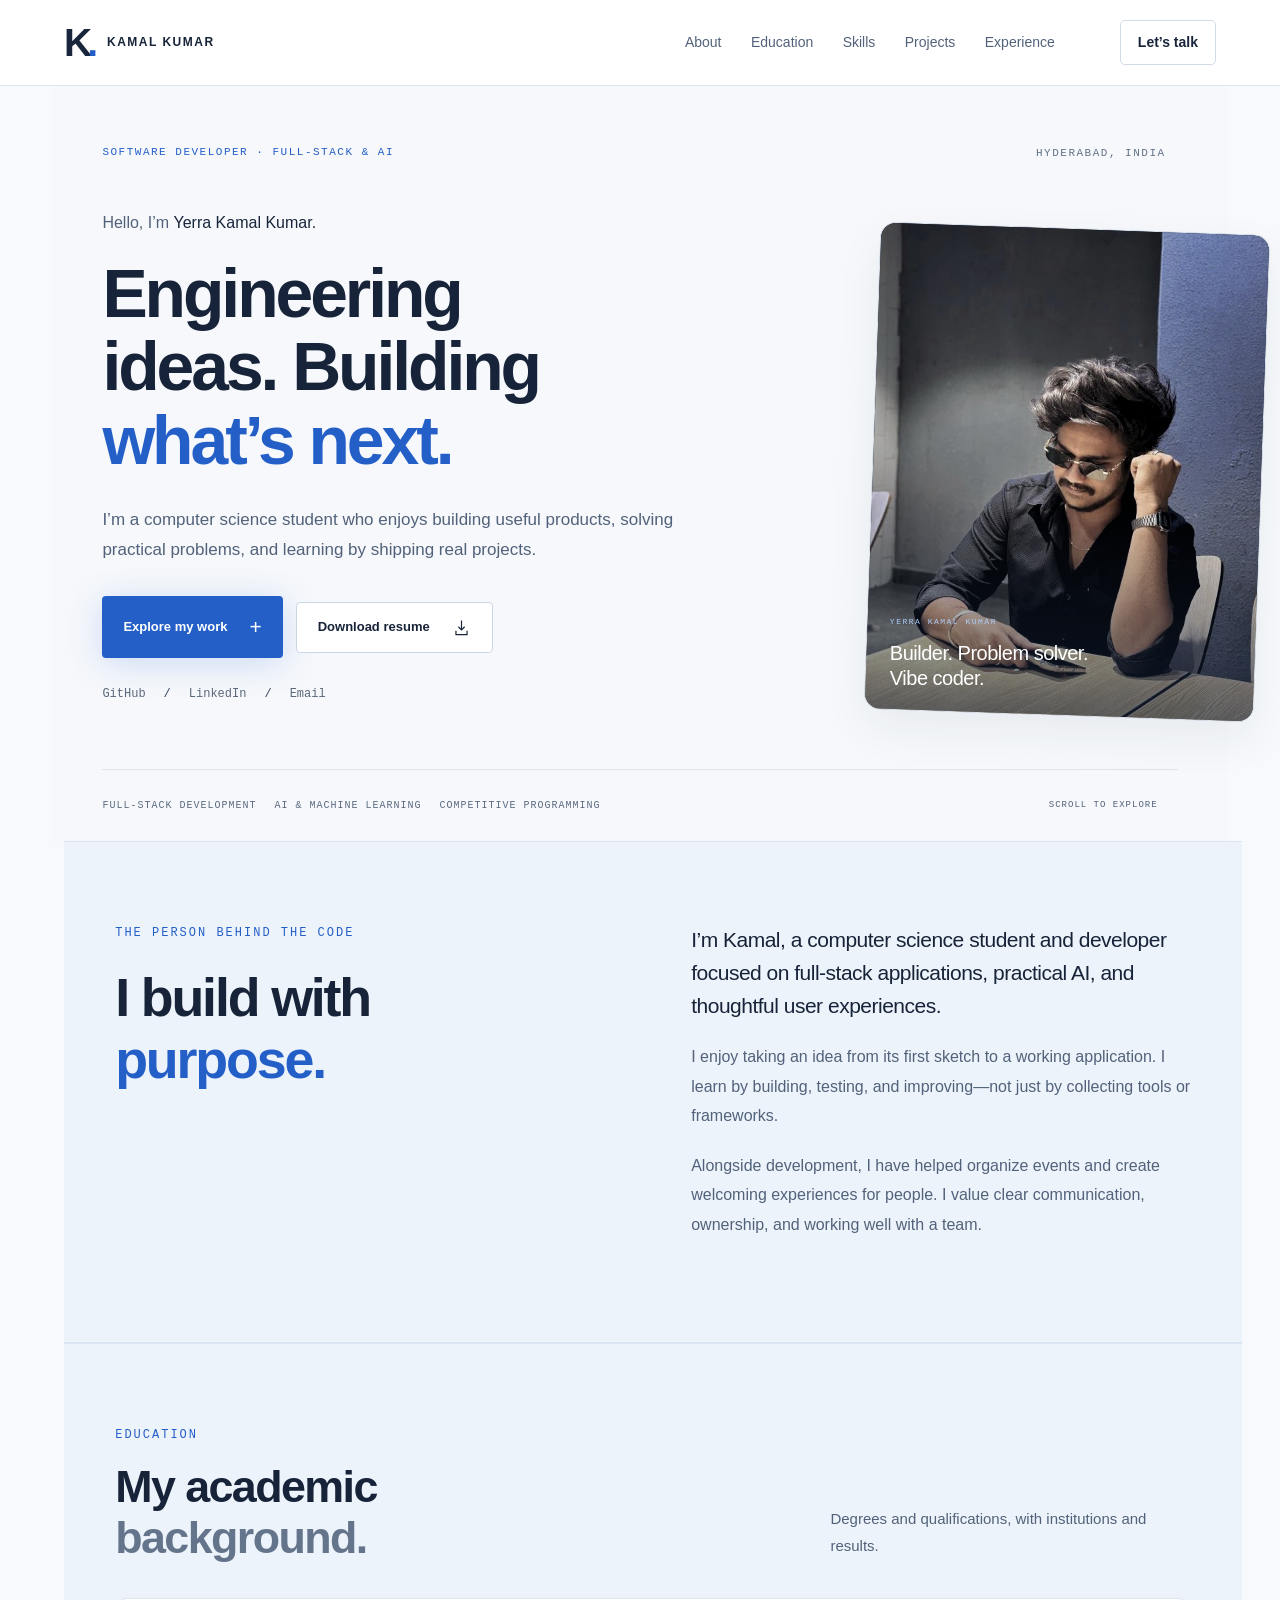
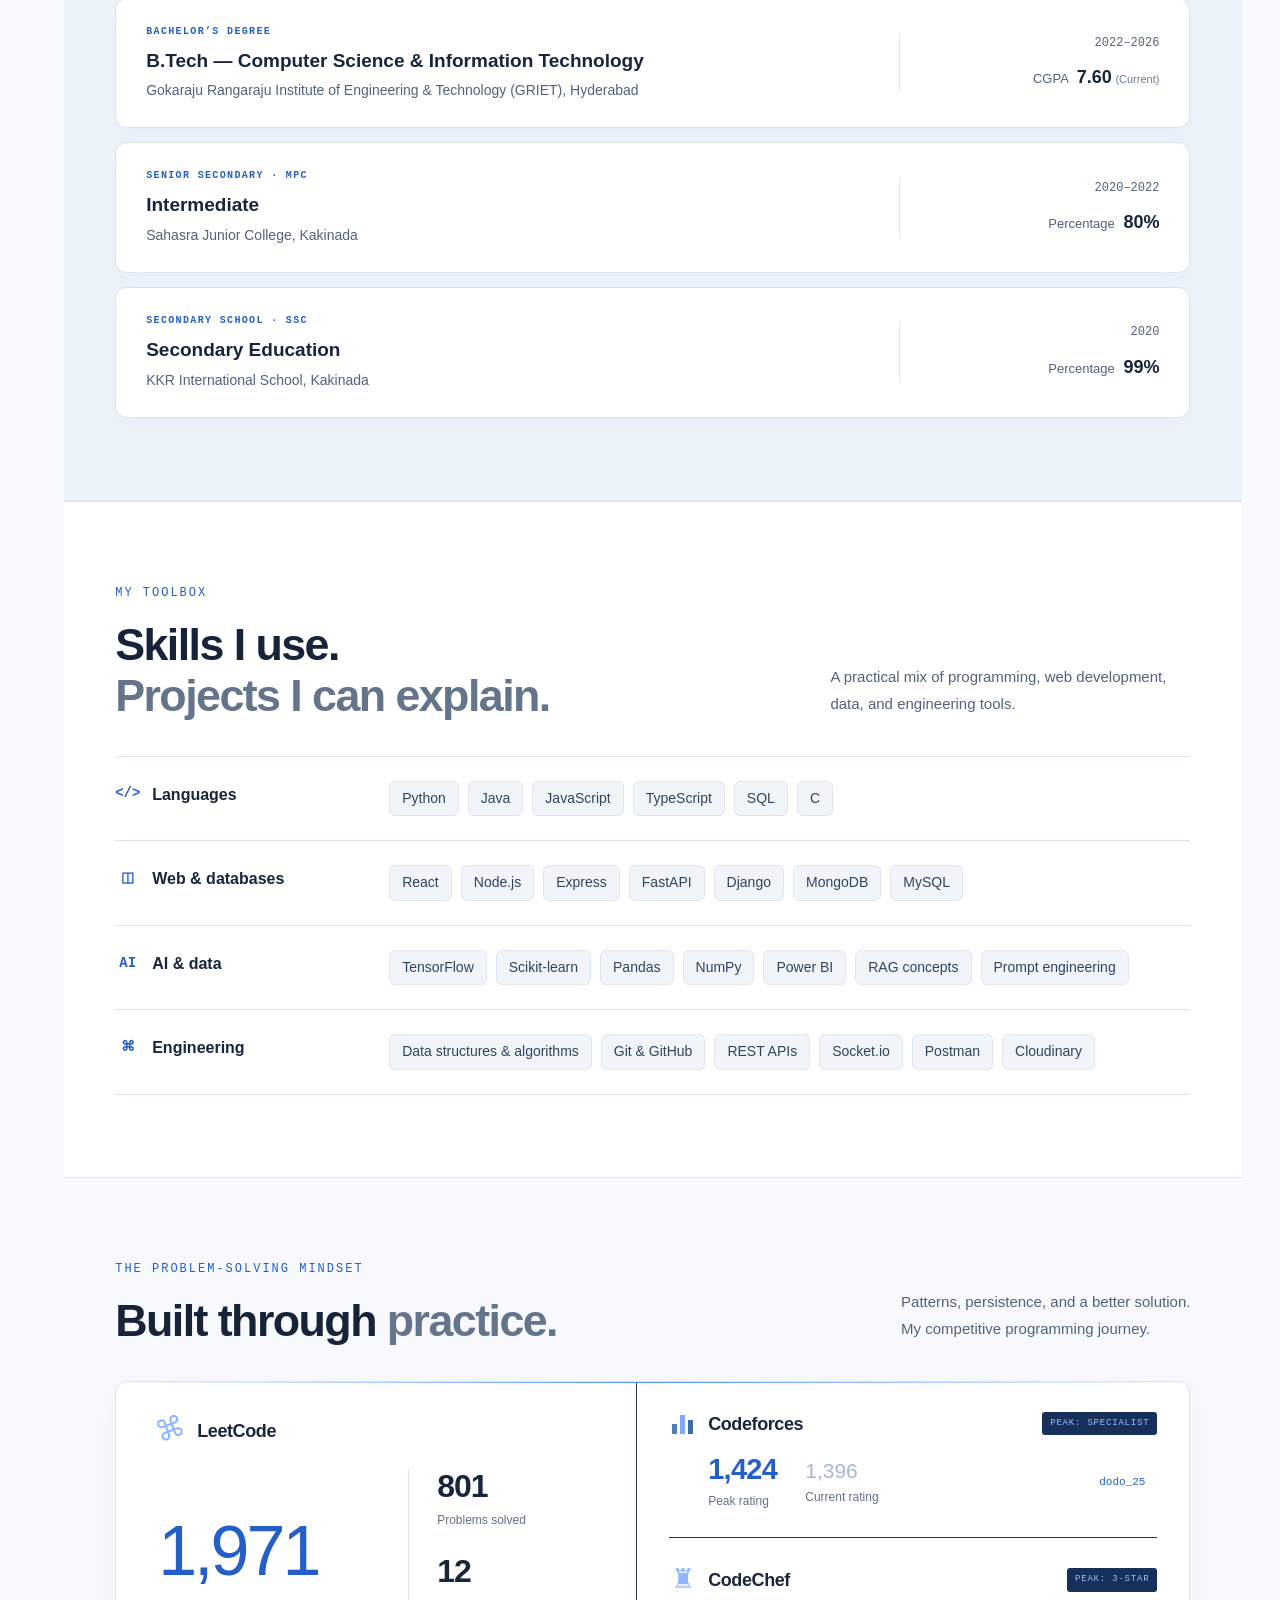
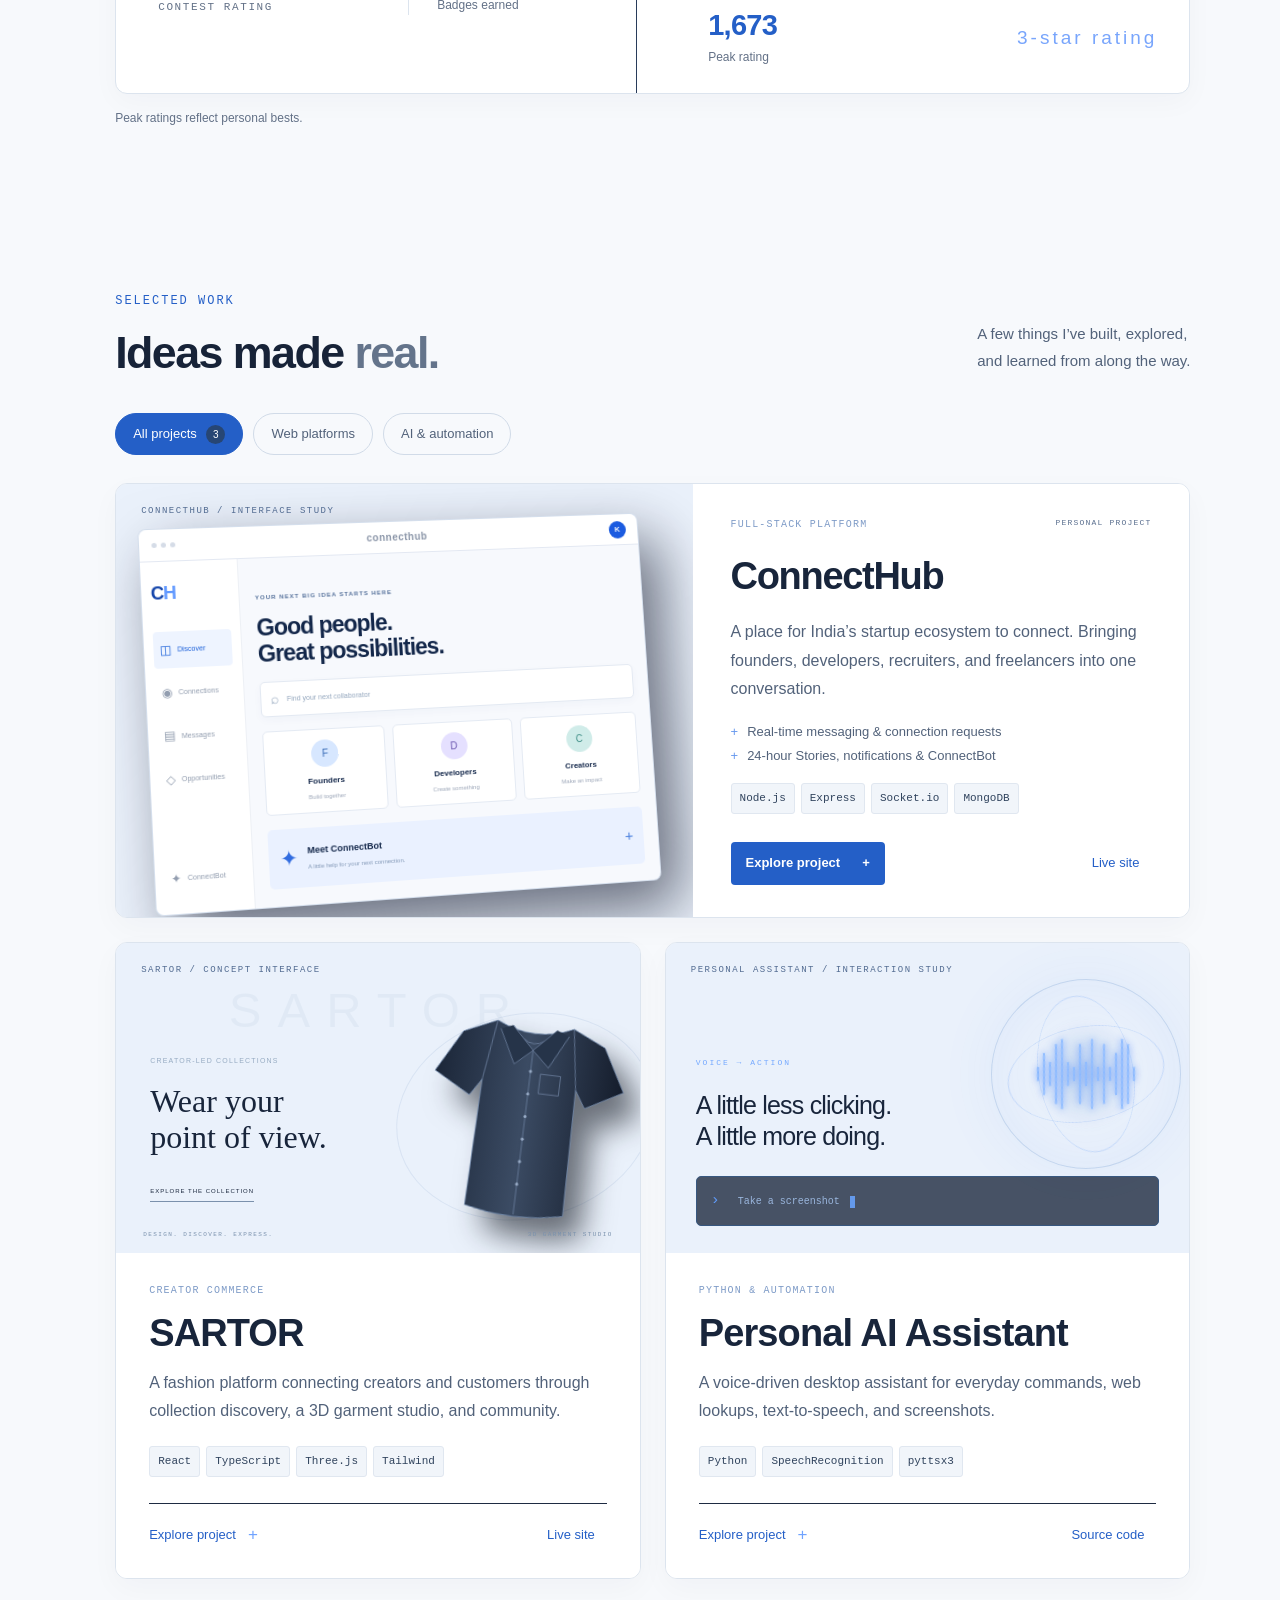
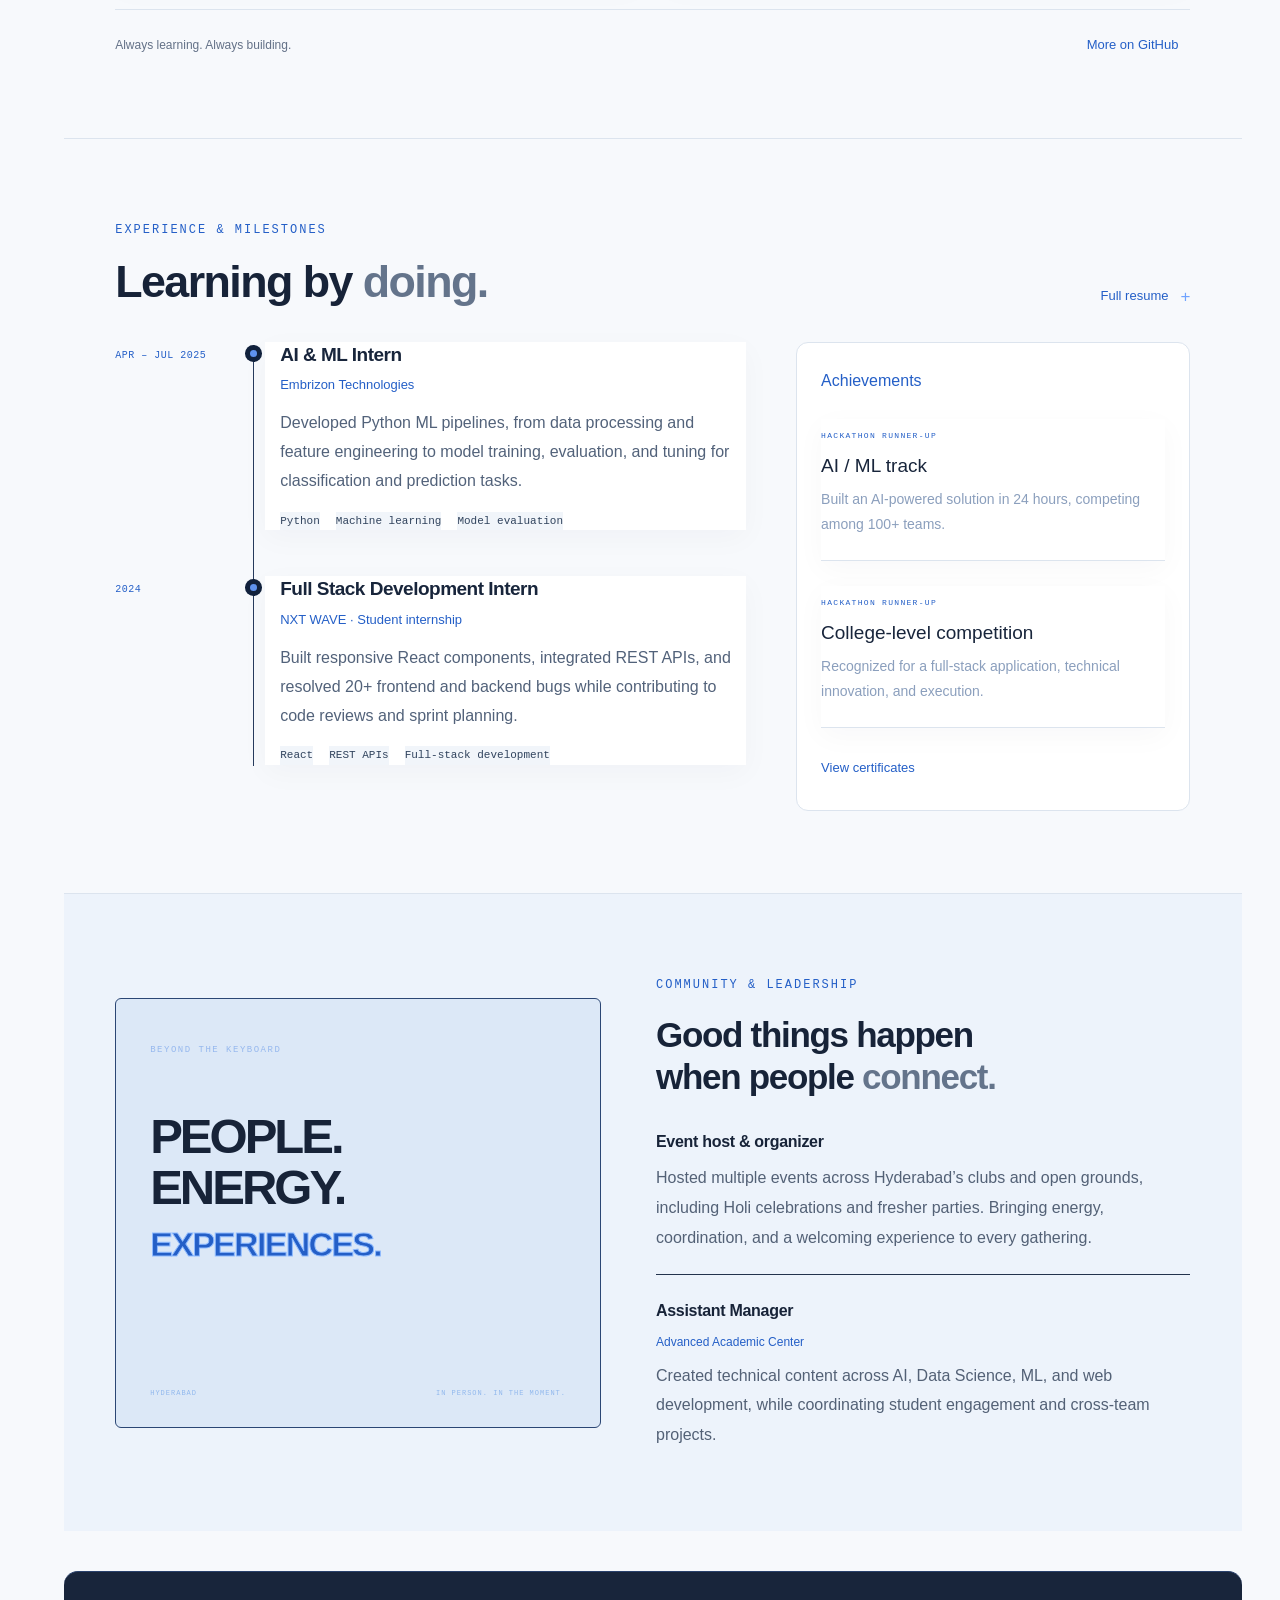
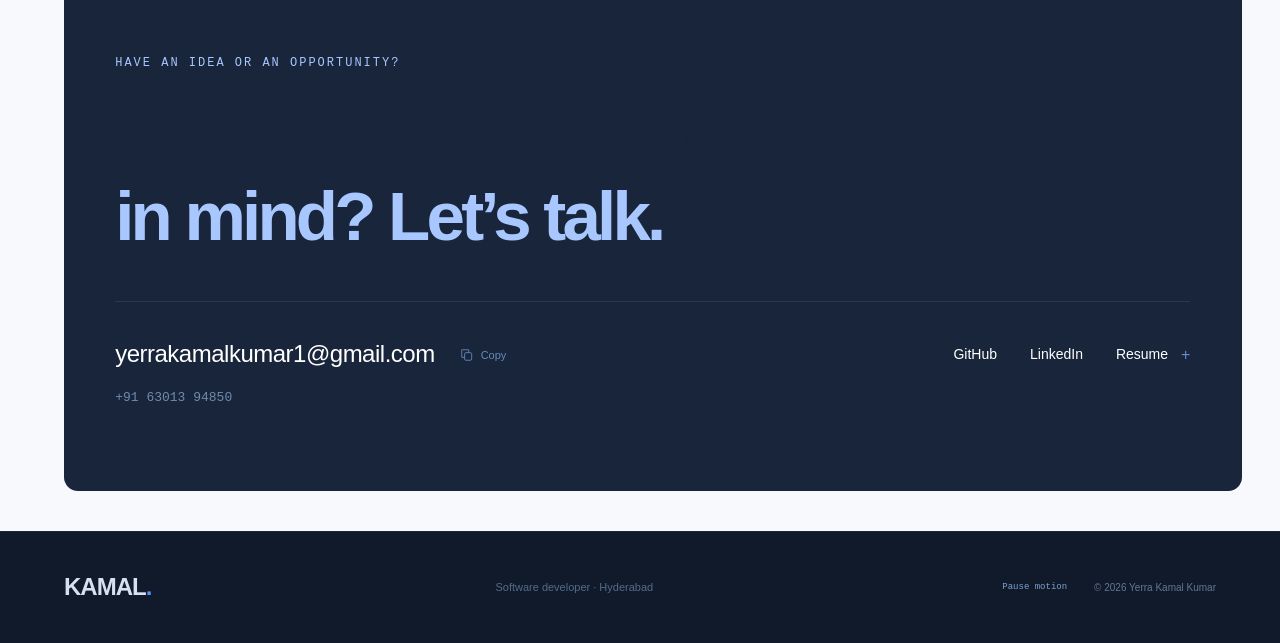
<file: index.html>
<!doctype html>
<html lang="en">
<head>
  <meta charset="utf-8">
  <meta name="viewport" content="width=device-width, initial-scale=1">
  <meta http-equiv="refresh" content="0; url=./portfolio/">
  <link rel="canonical" href="./portfolio/">
  <title>Kamal Kumar — Portfolio</title>
</head>
<body>
  <p>Opening the portfolio… <a href="./portfolio/">Continue to Kamal Kumar’s portfolio</a></p>
  <script>window.location.replace("./portfolio/");</script>
</body>
</html>
</file>
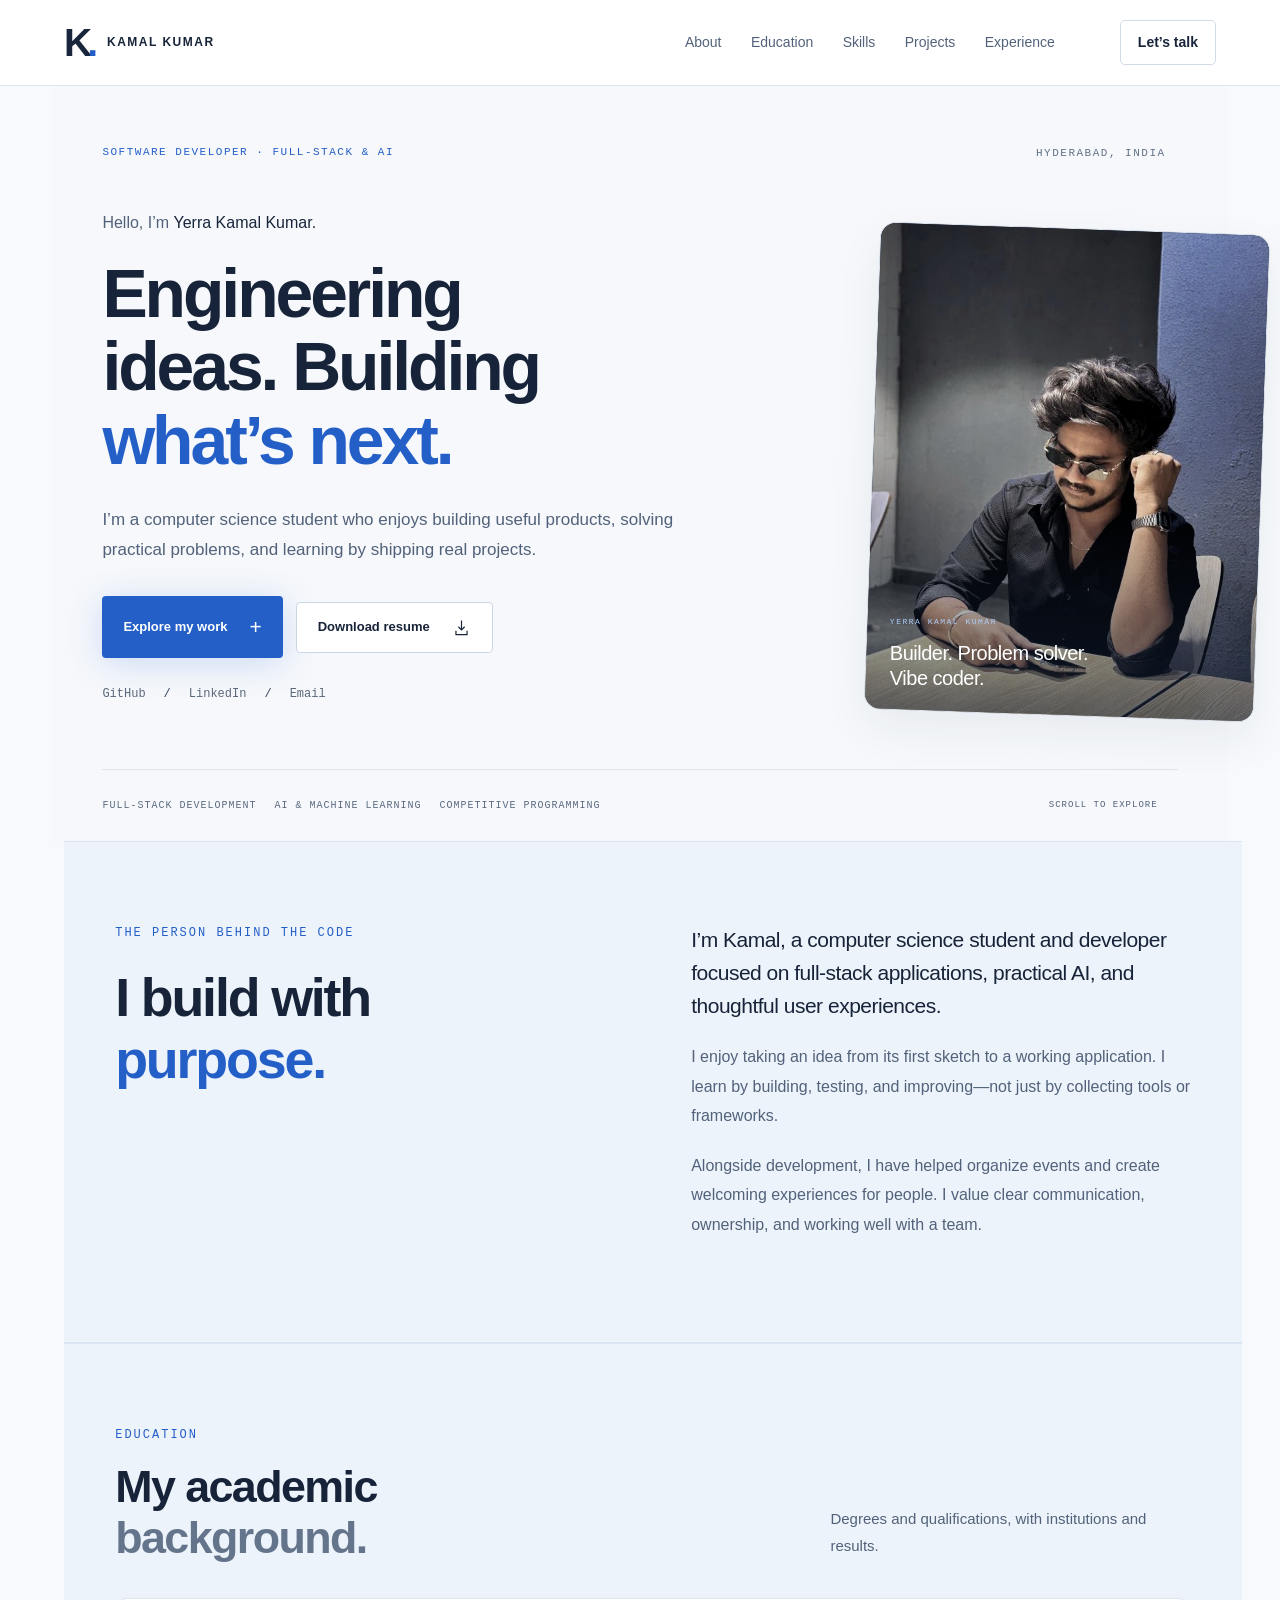
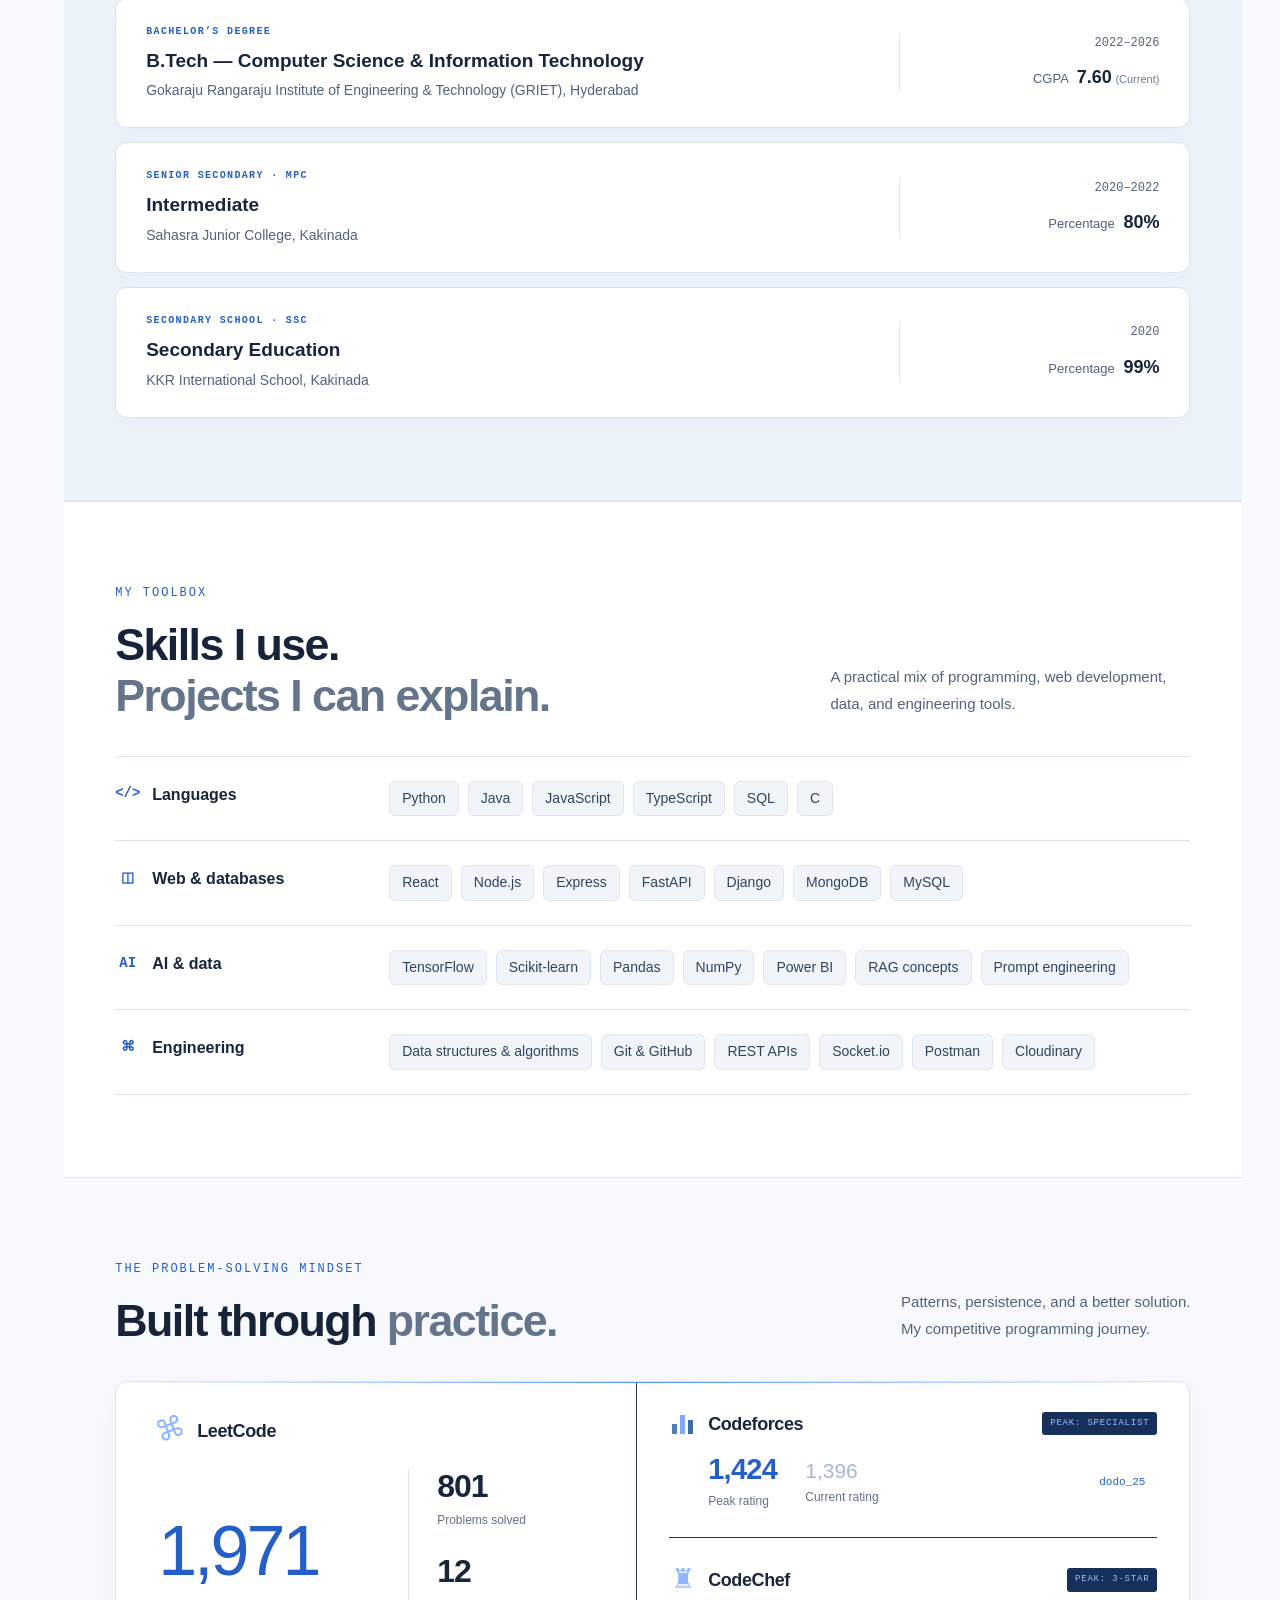
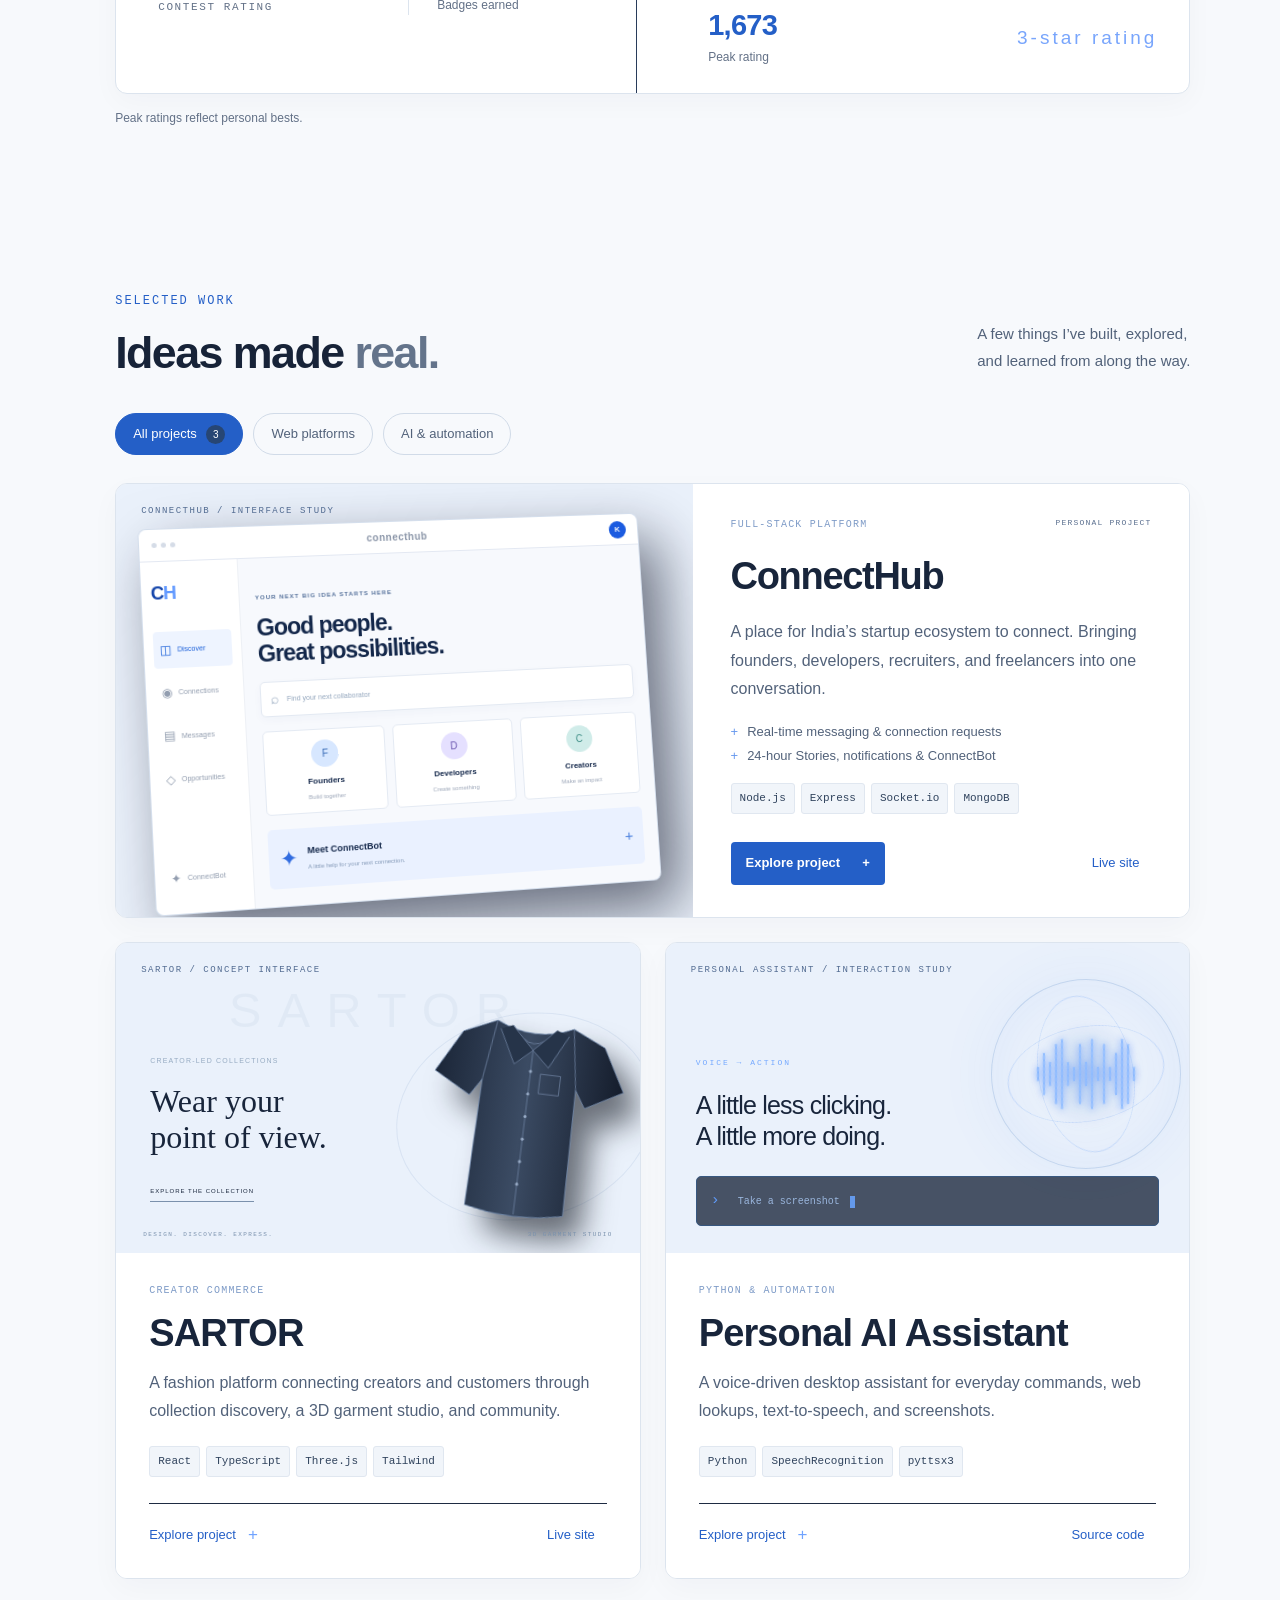
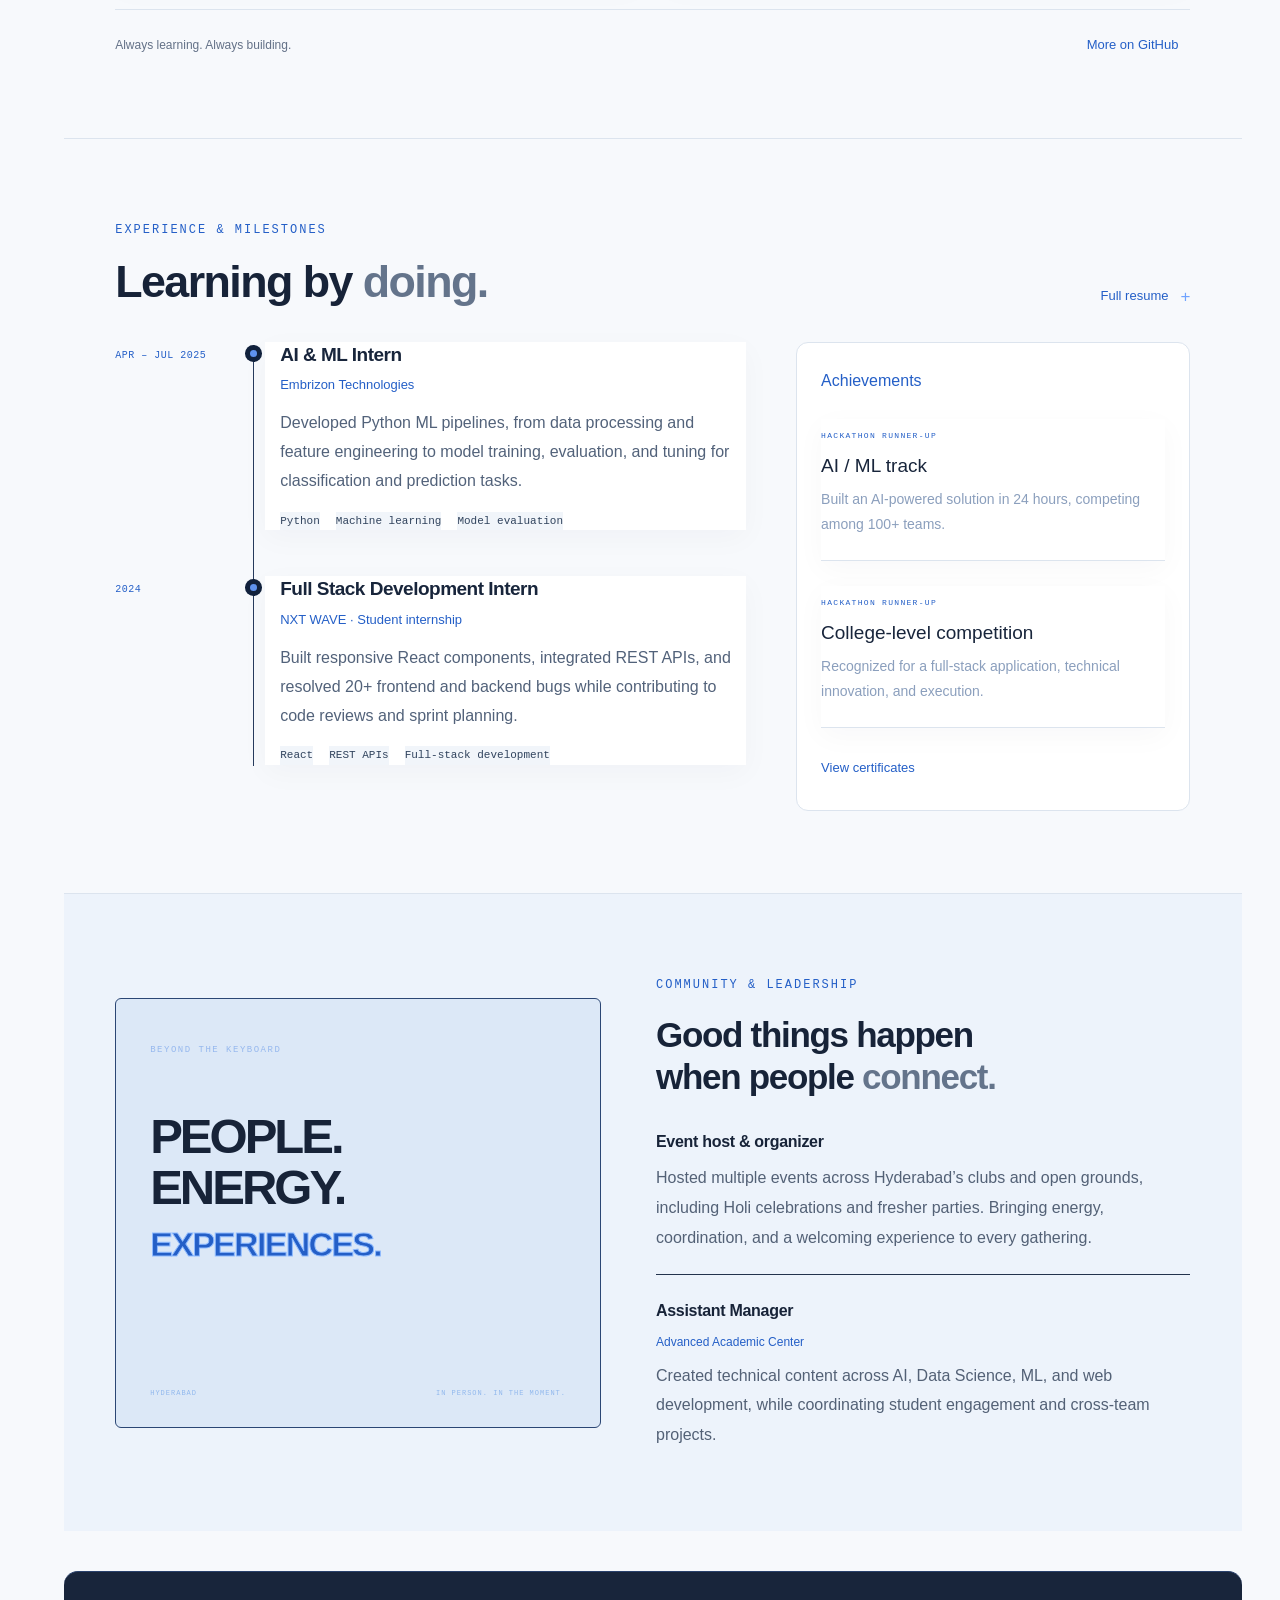
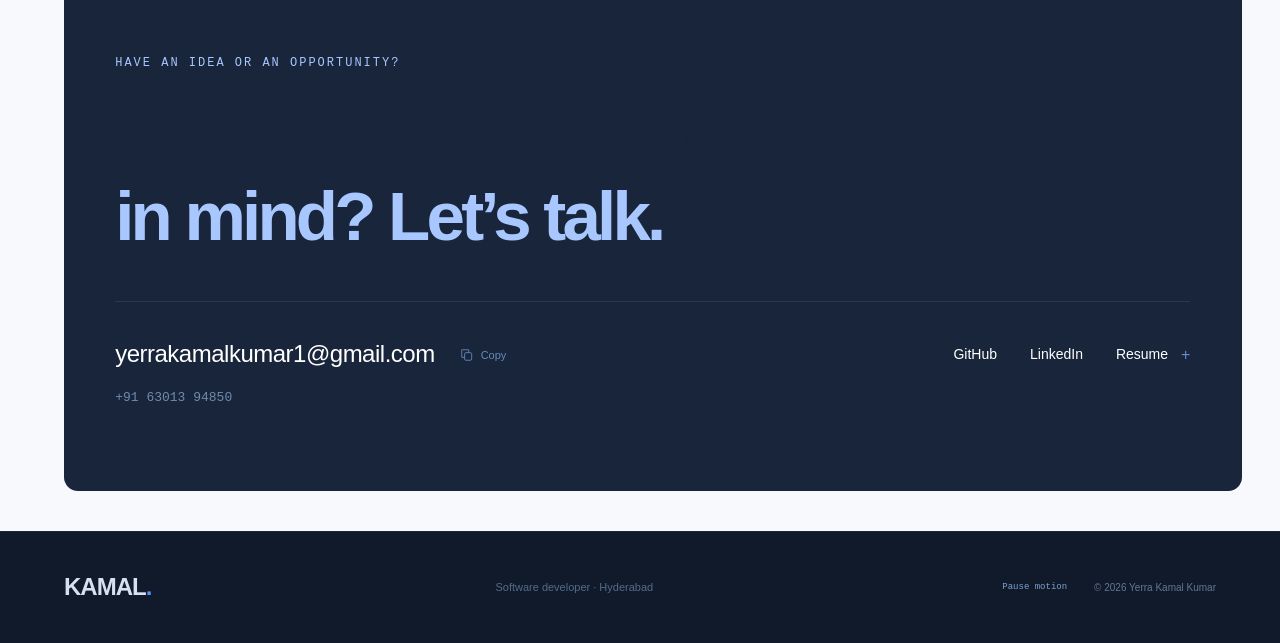
<file: portfolio/index.html>
<!doctype html>
<html lang="en">
<head>
  <meta charset="utf-8">
  <meta name="viewport" content="width=device-width, initial-scale=1">
  <meta name="theme-color" content="#f7f9fc">
  <title>Yerra Kamal Kumar — Software Developer, Vibe Coder & AI Enthusiast</title>
  <meta name="description" content="Yerra Kamal Kumar — software developer and AI enthusiast in Hyderabad. Explore ConnectHub, SARTOR, competitive programming achievements and selected work.">
  <meta property="og:title" content="Yerra Kamal Kumar — Engineering ideas. Building what’s next.">
  <meta property="og:description" content="Full-stack development, AI projects and competitive programming. Explore selected work by Kamal Kumar.">
  <meta property="og:type" content="website">
  <meta property="og:image" content="./social-card.svg">
  <link rel="icon" href="./favicon.svg" type="image/svg+xml">
  <link rel="stylesheet" href="./styles.css">
  <script src="./app.js" defer></script>
</head>
<body>
  <a class="skip-link" href="#main">Skip to content</a>
  <div class="scroll-progress" aria-hidden="true"></div>
  <header class="site-header">
    <a href="#home" class="brand" aria-label="Kamal Kumar home"><span class="brand-symbol">K<span>.</span></span><span class="brand-name">KAMAL KUMAR</span></a>
    <nav class="desktop-nav" aria-label="Main navigation">
      <a href="#about">About</a><a href="#education">Education</a><a href="#skills">Skills</a><a href="#work">Projects</a><a href="#journey">Experience</a>
    </nav>
    <div class="header-actions"><a href="#contact" class="nav-contact">Let’s talk <span class="tiny-orbit" aria-hidden="true"></span></a><button class="menu-toggle" aria-expanded="false" aria-controls="mobile-nav" aria-label="Open navigation"><span></span><span></span></button></div>
    <nav id="mobile-nav" class="mobile-nav" aria-label="Mobile navigation" hidden><a href="#about">About</a><a href="#education">Education</a><a href="#skills">Skills</a><a href="#work">Projects</a><a href="#journey">Experience</a><a href="#contact">Contact</a></nav>
  </header>

  <main id="main">
    <section id="home" class="hero section-anchor">
      <div class="hero-grid-bg" aria-hidden="true"></div>
      <div class="hero-topline"><span class="eyebrow">SOFTWARE DEVELOPER · FULL-STACK & AI</span><span class="location">HYDERABAD, INDIA <span aria-hidden="true"></span></span></div>
      <div class="hero-content">
        <div class="hero-copy">
          <p class="hello">Hello, I’m <strong>Yerra Kamal Kumar.</strong></p>
          <h1>Engineering<br>ideas. Building<br><span>what’s next.</span></h1>
          <p class="hero-description">I’m a computer science student who enjoys building useful products, solving practical problems, and learning by shipping real projects.</p>
          <div class="hero-buttons"><a class="button button-primary" href="#work">Explore my work <span class="button-icon" aria-hidden="true">+</span></a><a class="button button-secondary" href="./assets/Yerra_Kamal_Kumar_Resume.pdf" download>Download resume <svg viewBox="0 0 24 24" aria-hidden="true"><path d="M12 3v12m-4-4 4 4 4-4M5 16v5h14v-5"/></svg></a></div>
          <div class="hero-social"><a href="https://github.com/yerrakamalkumar1" target="_blank" rel="noopener noreferrer">GitHub</a><span aria-hidden="true">/</span><a href="https://linkedin.com/in/kamal-kumar-yerra" target="_blank" rel="noopener noreferrer">LinkedIn</a><span aria-hidden="true">/</span><a href="mailto:yerrakamalkumar1@gmail.com">Email</a></div>
        </div>
        <div class="hero-art"><div class="portrait-frame"><img src="./assets/kamal-portrait.jpg" alt="Yerra Kamal Kumar" width="756" height="1008" fetchpriority="high"><div class="portrait-gradient"></div><div class="portrait-caption"><span>YERRA KAMAL KUMAR</span><strong>Builder. Problem solver.<br>Vibe coder.</strong></div></div></div>
      </div>
      <div class="hero-bottom"><span>FULL-STACK DEVELOPMENT</span><span class="diamond" aria-hidden="true"></span><span>AI & MACHINE LEARNING</span><span class="diamond" aria-hidden="true"></span><span>COMPETITIVE PROGRAMMING</span><a href="#work" class="scroll-label">SCROLL TO EXPLORE <span aria-hidden="true"></span></a></div>
    </section>

    <section id="about" class="about-section section-pad section-anchor">
      <div class="about-title reveal"><p class="eyebrow">THE PERSON BEHIND THE CODE</p><h2>I build with<br><span>purpose.</span></h2></div>
      <div class="about-body reveal"><p class="about-lead">I’m Kamal, a computer science student and developer focused on full-stack applications, practical AI, and thoughtful user experiences.</p><p>I enjoy taking an idea from its first sketch to a working application. I learn by building, testing, and improving—not just by collecting tools or frameworks.</p><p>Alongside development, I have helped organize events and create welcoming experiences for people. I value clear communication, ownership, and working well with a team.</p></div></div>
    </section>

    
    <section id="education" class="education-section section-pad section-anchor">
      <div class="section-heading"><div><p class="eyebrow">EDUCATION</p><h2>My academic<br><span class="muted-word">background.</span></h2></div><p>Degrees and qualifications, with institutions and results.</p></div>
      <div class="education-list">
        <article class="education-card"><div class="education-main"><span class="education-level">BACHELOR’S DEGREE</span><h3>B.Tech — Computer Science & Information Technology</h3><p>Gokaraju Rangaraju Institute of Engineering & Technology (GRIET), Hyderabad</p></div><div class="education-details"><span class="education-year">2022–2026</span><span class="education-result">CGPA <strong>7.60</strong> <small>(Current)</small></span></div></article>
        <article class="education-card"><div class="education-main"><span class="education-level">SENIOR SECONDARY · MPC</span><h3>Intermediate</h3><p>Sahasra Junior College, Kakinada</p></div><div class="education-details"><span class="education-year">2020–2022</span><span class="education-result">Percentage <strong>80%</strong></span></div></article>
        <article class="education-card"><div class="education-main"><span class="education-level">SECONDARY SCHOOL · SSC</span><h3>Secondary Education</h3><p>KKR International School, Kakinada</p></div><div class="education-details"><span class="education-year">2020</span><span class="education-result">Percentage <strong>99%</strong></span></div></article>
      </div>
    </section>

    <section id="skills" class="skills-section section-pad section-anchor">
      <div class="section-heading reveal"><div><p class="eyebrow">MY TOOLBOX</p><h2>Skills I use.<br><span class="muted-word">Projects I can explain.</span></h2></div><p>A practical mix of programming, web development, data, and engineering tools.</p></div>
      <div class="skill-rows reveal"><div class="skill-row"><h3><span aria-hidden="true">&lt;/&gt;</span>Languages</h3><div><span>Python</span><span>Java</span><span>JavaScript</span><span>TypeScript</span><span>SQL</span><span>C</span></div></div><div class="skill-row"><h3><span aria-hidden="true">◫</span>Web & databases</h3><div><span>React</span><span>Node.js</span><span>Express</span><span>FastAPI</span><span>Django</span><span>MongoDB</span><span>MySQL</span></div></div><div class="skill-row"><h3><span aria-hidden="true">AI</span>AI & data</h3><div><span>TensorFlow</span><span>Scikit-learn</span><span>Pandas</span><span>NumPy</span><span>Power BI</span><span>RAG concepts</span><span>Prompt engineering</span></div></div><div class="skill-row"><h3><span aria-hidden="true">⌘</span>Engineering</h3><div><span>Data structures & algorithms</span><span>Git & GitHub</span><span>REST APIs</span><span>Socket.io</span><span>Postman</span><span>Cloudinary</span></div></div></div>
    </section>

    <section class="coding-section section-pad" id="coding">
      <div class="section-heading reveal"><div><p class="eyebrow">THE PROBLEM-SOLVING MINDSET</p><h2>Built through <span class="muted-word">practice.</span></h2></div><p>Patterns, persistence, and a better solution.<br>My competitive programming journey.</p></div>
      <div class="coding-board reveal">
        <div class="leetcode-score"><div class="platform-label"><span class="platform-symbol leet-symbol" aria-hidden="true">⌘</span><h3>LeetCode</h3></div><div class="main-rating">1,971<span>CONTEST RATING</span></div><div class="leetcode-extra"><div><strong>801</strong><span>Problems solved</span></div><div><strong>12</strong><span>Badges earned</span></div></div></div>
        <div class="coding-side"><article><div class="platform-label"><span class="platform-symbol cf-symbol" aria-hidden="true"><i></i><i></i><i></i></span><h3>Codeforces</h3><span class="rank-badge">PEAK: SPECIALIST</span></div><div class="rating-detail"><strong>1,424<span>Peak rating</span></strong><span class="secondary-rating">1,396<span>Current rating</span></span><a class="text-link" href="https://codeforces.com/profile/dodo_25" target="_blank" rel="noopener noreferrer">dodo_25 <span aria-hidden="true"></span></a></div></article><article><div class="platform-label"><span class="platform-symbol chef-symbol" aria-hidden="true">♜</span><h3>CodeChef</h3><span class="rank-badge">PEAK: 3-STAR</span></div><div class="rating-detail"><strong>1,673<span>Peak rating</span></strong><div class="three-stars" aria-label="Three-star rating">3-star rating</div></div></article></div>
      </div>
      <p class="stats-note">Peak ratings reflect personal bests.</p>
    </section>

    <section id="work" class="work-section section-pad section-anchor">
      <div class="section-heading reveal"><div><p class="eyebrow">SELECTED WORK</p><h2>Ideas made <span class="muted-word">real.</span></h2></div><p>A few things I’ve built, explored,<br>and learned from along the way.</p></div>
      <div class="project-filters reveal" role="group" aria-label="Filter projects"><button data-filter="all" class="is-active" aria-pressed="true">All projects <span>3</span></button><button data-filter="web" aria-pressed="false">Web platforms</button><button data-filter="ai" aria-pressed="false">AI & automation</button></div>
      <div class="project-list">
        <article class="project project-featured reveal" data-category="web">
          <div class="project-visual connect-visual"><div class="visual-caption">CONNECTHUB / INTERFACE STUDY</div><div class="connect-window" aria-hidden="true"><div class="window-bar"><div class="window-dots"><i></i><i></i><i></i></div><span>connecthub</span><span class="mini-avatar">K</span></div><div class="mock-app"><div class="mock-sidebar"><span class="mini-logo">C<span>H</span></span><div class="mock-nav-item selected">◫ <span>Discover</span></div><div class="mock-nav-item">◉ <span>Connections</span></div><div class="mock-nav-item">▤ <span>Messages</span></div><div class="mock-nav-item">◇ <span>Opportunities</span></div><div class="mock-nav-item bottom-item">✦ <span>ConnectBot</span></div></div><div class="mock-main"><span class="mock-overline">YOUR NEXT BIG IDEA STARTS HERE</span><h4>Good people.<br>Great possibilities.</h4><div class="mock-search">⌕ <span>Find your next collaborator</span></div><div class="mock-profiles"><div><span class="avatar blue">F</span><strong>Founders</strong><small>Build together</small></div><div><span class="avatar purple">D</span><strong>Developers</strong><small>Create something</small></div><div><span class="avatar teal">C</span><strong>Creators</strong><small>Make an impact</small></div></div><div class="mock-chat"><span class="chat-spark">✦</span><div><strong>Meet ConnectBot</strong><small>A little help for your next connection.</small></div><span class="chat-plus">+</span></div></div></div></div><div class="project-floating-label"><span class="floating-dot"></span>REAL-TIME CONNECTIONS</div></div>
          <div class="project-copy"><div class="project-kicker"><span>FULL-STACK PLATFORM</span><span class="project-year">PERSONAL PROJECT</span></div><h3>ConnectHub</h3><p>A place for India’s startup ecosystem to connect. Bringing founders, developers, recruiters, and freelancers into one conversation.</p><ul class="project-highlights"><li>Real-time messaging & connection requests</li><li>24-hour Stories, notifications & ConnectBot</li></ul><div class="tech-tags"><span>Node.js</span><span>Express</span><span>Socket.io</span><span>MongoDB</span></div><div class="project-actions"><button class="button button-light" data-project="connecthub">Explore project <span aria-hidden="true">+</span></button><a class="text-link" href="https://connecthub-f2sp.onrender.com/" target="_blank" rel="noopener noreferrer">Live site <span aria-hidden="true"></span></a></div></div>
        </article>
        <div class="project-pair">
          <article class="project project-compact reveal" data-category="web">
            <div class="project-visual sartor-visual"><div class="visual-caption">SARTOR / CONCEPT INTERFACE</div><div class="sartor-wordmark" aria-hidden="true">SARTOR</div><div class="fashion-layout" aria-hidden="true"><div class="fashion-copy"><small>CREATOR-LED COLLECTIONS</small><strong>Wear your<br>point of view.</strong><span>EXPLORE THE COLLECTION</span></div><div class="shirt-scene"><svg class="shirt" viewBox="0 0 260 300"><defs><linearGradient id="shirt-gradient" x1="0" x2="1"><stop offset="0" stop-color="#1b2638"/><stop offset=".48" stop-color="#3b4b63"/><stop offset="1" stop-color="#141c2b"/></linearGradient></defs><path d="M81 32 39 51 9 105 56 131 70 109 67 271Q130 286 193 271L190 109 204 131 251 105 221 51 179 32Q130 55 81 32Z" fill="url(#shirt-gradient)" stroke="#7890b3" stroke-width="1"/><path d="M102 36Q130 77 158 36M81 32 70 109M179 32 190 109M130 65V276" fill="none" stroke="#6d819f" stroke-width="1"/><path d="m101 36 29 29-22 20-22-43m72-6-28 29 22 20 22-43" fill="#263449" stroke="#6d819f" stroke-width="1"/><g fill="#96a9c4"><circle cx="130" cy="92" r="2"/><circle cx="130" cy="121" r="2"/><circle cx="130" cy="150" r="2"/><circle cx="130" cy="179" r="2"/><circle cx="130" cy="208" r="2"/><circle cx="130" cy="237" r="2"/></g><path d="M143 94h26v25h-26Z" fill="none" stroke="#6d819f"/></svg><div class="fashion-orbit"></div></div></div><div class="sartor-visual-footer"><span>DESIGN. DISCOVER. EXPRESS.</span><span>3D GARMENT STUDIO</span></div></div>
            <div class="project-copy"><div class="project-kicker"><span>CREATOR COMMERCE</span></div><h3>SARTOR</h3><p>A fashion platform connecting creators and customers through collection discovery, a 3D garment studio, and community.</p><div class="tech-tags"><span>React</span><span>TypeScript</span><span>Three.js</span><span>Tailwind</span></div><div class="project-actions"><button class="text-link" data-project="sartor">Explore project <span aria-hidden="true">+</span></button><a class="text-link muted-link" href="https://sator-fashion.netlify.app/" target="_blank" rel="noopener noreferrer">Live site <span aria-hidden="true"></span></a></div></div>
          </article>
          <article class="project project-compact reveal" data-category="ai">
            <div class="project-visual assistant-visual"><div class="visual-caption">PERSONAL ASSISTANT / INTERACTION STUDY</div><div class="assistant-orb" aria-hidden="true"><div class="assistant-orb-inner"></div><div class="waveform"><i></i><i></i><i></i><i></i><i></i><i></i><i></i><i></i><i></i><i></i><i></i><i></i><i></i><i></i><i></i><i></i><i></i></div></div><div class="assistant-visual-copy"><span>VOICE → ACTION</span><strong>A little less clicking.<br>A little more doing.</strong></div><div class="assistant-command" aria-hidden="true"><span>›</span> Take a screenshot<span class="terminal-cursor"></span></div></div>
            <div class="project-copy"><div class="project-kicker"><span>PYTHON & AUTOMATION</span></div><h3>Personal AI Assistant</h3><p>A voice-driven desktop assistant for everyday commands, web lookups, text-to-speech, and screenshots.</p><div class="tech-tags"><span>Python</span><span>SpeechRecognition</span><span>pyttsx3</span></div><div class="project-actions"><button class="text-link" data-project="assistant">Explore project <span aria-hidden="true">+</span></button><a class="text-link muted-link" href="https://github.com/yerrakamalkumar1/AI-PERSONAL-ASSISTANT" target="_blank" rel="noopener noreferrer">Source code <span aria-hidden="true"></span></a></div></div>
          </article>
        </div>
      </div>
      <div class="work-bottom"><span>Always learning. Always building.</span><a class="text-link" href="https://github.com/yerrakamalkumar1" target="_blank" rel="noopener noreferrer">More on GitHub <span aria-hidden="true"></span></a></div>
    </section>

    

    

    <section id="journey" class="journey-section section-pad section-anchor">
      <div class="section-heading reveal"><div><p class="eyebrow">EXPERIENCE & MILESTONES</p><h2>Learning by <span class="muted-word">doing.</span></h2></div><a class="text-link" href="./assets/Yerra_Kamal_Kumar_Resume.pdf" download>Full resume <span aria-hidden="true">+</span></a></div>
      <div class="journey-layout"><div class="timeline reveal"><article><div class="timeline-date">APR – JUL 2025</div><div class="timeline-content"><h3>AI & ML Intern</h3><span class="company">Embrizon Technologies</span><p>Developed Python ML pipelines, from data processing and feature engineering to model training, evaluation, and tuning for classification and prediction tasks.</p><div class="timeline-tags"><span>Python</span><span>Machine learning</span><span>Model evaluation</span></div></div></article><article><div class="timeline-date">2024</div><div class="timeline-content"><h3>Full Stack Development Intern</h3><span class="company">NXT WAVE · Student internship</span><p>Built responsive React components, integrated REST APIs, and resolved 20+ frontend and backend bugs while contributing to code reviews and sprint planning.</p><div class="timeline-tags"><span>React</span><span>REST APIs</span><span>Full-stack development</span></div></div></article></div><aside class="achievement-column reveal"><div class="achievement-title"><h3>Achievements</h3></div><article><span class="award-label">HACKATHON RUNNER-UP</span><h4>AI / ML track</h4><p>Built an AI-powered solution in 24 hours, competing among 100+ teams.</p></article><article><span class="award-label">HACKATHON RUNNER-UP</span><h4>College-level competition</h4><p>Recognized for a full-stack application, technical innovation, and execution.</p></article><a class="text-link" href="https://drive.google.com/drive/folders/1eWcTRGxu1ekc9PgRRRaO9iUEo53v_sgh" target="_blank" rel="noopener noreferrer">View certificates <span aria-hidden="true"></span></a></aside></div>
    </section>

    <section class="beyond-section section-pad">
      <div class="beyond-visual reveal" aria-hidden="true"><div class="event-spotlight"></div><div class="event-rings"><i></i><i></i><i></i></div><span class="event-eyebrow">BEYOND THE KEYBOARD</span><strong>PEOPLE.<br>ENERGY.<br><span>EXPERIENCES.</span></strong><div class="event-baseline"><span>HYDERABAD</span><span>IN PERSON. IN THE MOMENT.</span></div></div>
      <div class="beyond-copy reveal"><p class="eyebrow">COMMUNITY & LEADERSHIP</p><h2>Good things happen<br>when people <span class="muted-word">connect.</span></h2><div class="community-item"><h3>Event host & organizer</h3><p>Hosted multiple events across Hyderabad’s clubs and open grounds, including Holi celebrations and fresher parties. Bringing energy, coordination, and a welcoming experience to every gathering.</p></div><div class="community-item"><h3>Assistant Manager</h3><span class="company">Advanced Academic Center</span><p>Created technical content across AI, Data Science, ML, and web development, while coordinating student engagement and cross-team projects.</p></div></div>
    </section>

    <section id="contact" class="contact-section section-pad section-anchor">
      <div class="contact-top reveal"><p class="eyebrow">HAVE AN IDEA OR AN OPPORTUNITY?</p><span class="contact-spark" aria-hidden="true">✳</span></div><h2 class="reveal">Have a role or project<br><span>in mind? Let’s talk.</span></h2><div class="contact-bottom reveal"><div><a class="contact-email" href="mailto:yerrakamalkumar1@gmail.com">yerrakamalkumar1@gmail.com</a><button class="copy-email" aria-label="Copy email address"><svg viewBox="0 0 24 24" aria-hidden="true"><rect x="8" y="8" width="12" height="13" rx="2"/><path d="M15 8V3H3v13h5"/></svg><span>Copy</span></button><a href="tel:+916301394850" class="contact-phone">+91 63013 94850</a></div><div class="contact-links"><a href="https://github.com/yerrakamalkumar1" target="_blank" rel="noopener noreferrer">GitHub <span aria-hidden="true"></span></a><a href="https://linkedin.com/in/kamal-kumar-yerra" target="_blank" rel="noopener noreferrer">LinkedIn <span aria-hidden="true"></span></a><a href="./assets/Yerra_Kamal_Kumar_Resume.pdf" download>Resume <span aria-hidden="true">+</span></a></div></div>
    </section>
  </main>
  <footer class="site-footer"><a class="footer-brand" href="#home">KAMAL<span>.</span></a><p>Software developer · Hyderabad</p><div><button id="motion-toggle" aria-pressed="false">Pause motion</button><span>© <span id="year">2026</span> Yerra Kamal Kumar</span></div></footer>
  <div class="toast" role="status" aria-live="polite"></div>
  <dialog id="project-dialog" class="project-dialog" aria-labelledby="dialog-title"><button class="dialog-close" aria-label="Close project details"><span aria-hidden="true">×</span></button><div id="dialog-content"></div></dialog>
</body>
</html>
</file>
<file: portfolio/styles.css>
@charset "UTF-8";
:root{--bg:#060a14;--surface:#0c1221;--surface2:#101a2c;--text:#eef3ff;--muted:#97a5bd;--line:#1d293f;--blue:#4d8bff;--blue-light:#8fb5ff;--max:1280px;--mono:"SFMono-Regular",Consolas,"Liberation Mono",monospace;--sans:"Inter","Arial",sans-serif}
*{box-sizing:border-box}html{scroll-behavior:smooth;scroll-padding-top:95px}body{margin:0;background:var(--bg);color:var(--text);font-family:var(--sans);font-size:16px;line-height:1.6;-webkit-font-smoothing:antialiased}body:has(dialog[open]){overflow:hidden}a{color:inherit;text-decoration:none}button,input{font:inherit}button{color:inherit;cursor:pointer}button,a{-webkit-tap-highlight-color:transparent}button{border:0}button:focus-visible,a:focus-visible{outline:2px solid #8fb5ff;outline-offset:6px}::selection{background:#346dd1;color:white}h1,h2,h3,h4,p{margin:0}button svg,a svg{width:19px;height:19px;fill:none;stroke:currentColor;stroke-width:1.5}button:disabled{cursor:default}[hidden]{display:none!important}.skip-link{position:fixed;top:-80px;left:20px;background:var(--blue);padding:12px 20px;z-index:1000}.skip-link:focus{top:15px}.scroll-progress{position:fixed;top:0;left:0;height:2px;background:var(--blue);width:0;z-index:200}.site-header{height:88px;max-width:1480px;padding:0 64px;margin:auto;display:flex;align-items:center;justify-content:space-between;gap:30px;position:relative;z-index:30;border-bottom:1px solid #172138}.brand{display:flex;align-items:center;gap:14px}.brand-symbol{font-size:39px;letter-spacing:-5px;font-weight:900;line-height:1}.brand-symbol span{color:var(--blue)}.brand-name{font-size:12px;font-weight:700;letter-spacing:1.5px}.desktop-nav{display:flex;gap:34px;margin-left:auto;margin-right:35px}.desktop-nav a{font-size:14px;color:#a4b0c4;transition:color .2s}.desktop-nav a:hover,.desktop-nav a.active{color:white}.header-actions{display:flex;align-items:center;gap:18px}.nav-contact{font-size:14px;font-weight:600;display:flex;gap:14px;align-items:center;border:1px solid #34415c;border-radius:5px;padding:10px 17px}.nav-contact:hover{background:#13203a;border-color:var(--blue)}.tiny-orbit{border:1px solid var(--blue);width:9px;height:9px;border-radius:50%;box-shadow:0 0 12px #4d8bff66}.menu-toggle{display:none;background:transparent;width:40px;height:40px;padding:8px}.menu-toggle span{display:block;height:1px;background:var(--text);margin:7px 0;transition:transform .2s}.mobile-nav{position:absolute;top:80px;left:20px;right:20px;background:#0d1627;border:1px solid var(--line);padding:24px;box-shadow:0 25px 60px #0008}.mobile-nav a{display:block;padding:12px;font-size:21px}.hero{position:relative;max-width:1480px;margin:auto;padding:40px 64px 0;overflow:hidden}.hero-grid-bg{position:absolute;inset:0;z-index:-1;background-image:linear-gradient(#3047700a 1px,transparent 1px),linear-gradient(90deg,#3047700a 1px,transparent 1px);background-size:80px 80px;mask-image:linear-gradient(to bottom,black,transparent)}.hero-topline{display:flex;align-items:center;justify-content:space-between;gap:20px}.eyebrow{font-family:var(--mono);font-size:12px;letter-spacing:2px;color:var(--blue-light);line-height:1.5}.location{font-family:var(--mono);font-size:11px;letter-spacing:1.5px;color:#8190a9;white-space:nowrap}.location span{font-size:17px;margin-left:12px}.hero-content{display:grid;grid-template-columns:1.15fr 1fr;gap:0;padding-top:58px;align-items:center}.hero-copy{position:relative;z-index:2}.hello{font-size:16px;color:#96a4bd;margin-bottom:21px}.hello strong{font-weight:500;color:#d1dbed}.hero h1{font-size:clamp(56px,5.75vw,84px);line-height:1.06;letter-spacing:-4.8px;font-weight:750;position:relative}.hero h1>span{background:linear-gradient(110deg,#9cbeff,#4d8bff 55%,#3f74d2);-webkit-background-clip:text;background-clip:text;color:transparent}.hero-description{font-size:16px;line-height:1.8;color:#97a5bd;margin-top:28px}.hero-buttons{display:flex;gap:13px;align-items:center;margin-top:32px}.button{display:inline-flex;align-items:center;justify-content:center;gap:22px;min-height:51px;padding:13px 21px;border-radius:4px;font-size:14px;font-weight:600;transition:background .2s,transform .2s,border-color .2s}.button:hover{transform:translateY(-3px)}.button-primary{background:#4b86f7;color:#fff;box-shadow:0 5px 35px #1e5ddd30}.button-primary:hover{background:#6096ff}.button-icon{font-weight:400;font-size:21px}.button-secondary{border:1px solid #2c3851;color:#cbd6e8;background:#0a1120}.button-secondary:hover{border-color:#6484b8;background:#121f35}.hero-social{display:flex;align-items:center;gap:18px;margin:26px 0 30px;color:#99a7bd;font-family:var(--mono);font-size:12px}.hero-social span{color:#37445d}.hero-social a:hover{color:#fff}.hero-art{position:relative;min-width:0;width:116%;height:530px;margin-left:-8%;isolation:isolate}.hero-art:before{content:"";position:absolute;inset:35px;background:radial-gradient(ellipse,#234b9226,transparent 68%);z-index:-1}.hero-art canvas{width:100%;height:100%;position:absolute;inset:0;z-index:1}.art-center{position:absolute;inset:0;display:flex;align-items:center;justify-content:center;font-size:125px;letter-spacing:-17px;font-weight:800;color:#e8f2ff;text-shadow:0 0 50px #598bff80;transform:translate(-8px,-6px);z-index:2}.art-center span{color:#4d8bff}.art-label{position:absolute;top:10px;left:12%;font-size:10px;letter-spacing:2px;font-family:var(--mono);color:#697d9f}.art-corner{position:absolute;width:33px;height:33px;border-color:#29416a;border-style:solid;border-width:0;z-index:1}.corner-top{top:0;left:8%;border-top-width:1px;border-left-width:1px}.corner-bottom{bottom:12px;right:6%;border-bottom-width:1px;border-right-width:1px}.orbit-chip{position:absolute;display:flex;align-items:center;gap:10px;background:#0c1729e8;backdrop-filter:blur(10px);padding:12px 15px;border:1px solid #2a4165;border-radius:6px;box-shadow:0 16px 50px #0006;z-index:3;animation:float 7s ease-in-out infinite}.chip-one{left:7%;top:24%}.chip-two{right:3%;bottom:22%;animation-delay:-3s}.chip-code{font-family:var(--mono);font-size:21px;color:#76a5ff}.orbit-chip>span:last-child{font-family:var(--mono);font-size:9px;letter-spacing:1px;color:#6e84a6;line-height:1.7}.orbit-chip strong{font-size:10px;font-weight:400;color:#cedbf4}.art-caption{position:absolute;bottom:26px;left:24%;right:24%;display:flex;align-items:center;gap:10px;font-family:var(--mono);font-size:9px;color:#7690ba;letter-spacing:1px;z-index:2}.art-caption i{height:1px;background:#2c4162;flex:1}.hero-bottom{border-top:1px solid var(--line);display:flex;align-items:center;gap:20px;font-size:10px;letter-spacing:1px;font-family:var(--mono);color:#8d9cb5;padding:27px 0;margin-top:53px}.diamond{height:4px;width:4px;transform:rotate(45deg);background:#416898}.scroll-label{margin-left:auto;font-size:9px;display:flex;gap:20px;align-items:center;white-space:nowrap}.scroll-label span{font-size:16px;color:#a5c3f5}.section-pad{max-width:var(--max);margin:0 auto;padding:105px 0}.section-heading{display:flex;justify-content:space-between;align-items:flex-end;gap:40px;margin-bottom:44px}.section-heading .eyebrow{margin-bottom:17px}h2{font-size:clamp(35px,3.6vw,50px);font-weight:650;line-height:1.15;letter-spacing:-2px}.muted-word{color:#70829f}.section-heading>p{color:var(--muted);font-size:14px;line-height:1.8;padding-bottom:5px}.coding-section{padding-top:80px;padding-bottom:60px}.coding-board{border:1px solid #293d60;border-radius:12px;display:grid;grid-template-columns:1fr 1.06fr;background:linear-gradient(105deg,#102143,#0c172b 45%,#0b1425);position:relative;overflow:hidden}.coding-board:before{content:"";position:absolute;top:0;left:0;right:0;height:1px;background:linear-gradient(90deg,transparent,#5292ff,transparent)}.leetcode-score{padding:34px 42px;border-right:1px solid #283b5a;display:grid;grid-template-columns:1fr 1fr;align-items:start;gap:24px}.platform-label{display:flex;align-items:center;gap:12px}.platform-label h3{font-size:18px;font-weight:600;letter-spacing:-.4px}.platform-symbol{display:inline-flex;align-items:center;justify-content:center;width:27px;height:27px;font-size:27px;color:#90b6ff}.leet-symbol{font-family:var(--mono);font-size:29px;transform:rotate(-20deg)}.main-rating{font-size:70px;line-height:1;letter-spacing:-3px;color:#f2f6ff;grid-column:1;grid-row:2}.main-rating>span{display:block;font-family:var(--mono);font-size:10px;letter-spacing:1.6px;color:#7e9ac4;margin-top:16px}.leetcode-extra{grid-column:2;grid-row:1/3;border-left:1px solid #293f64;margin:10px 0 0 20px;padding-left:28px;align-self:center;display:flex;flex-direction:column;gap:23px}.leetcode-extra strong{display:block;font-size:32px;letter-spacing:-1px;line-height:1.1}.leetcode-extra span{display:block;color:#8ca4c7;font-size:12px;margin-top:6px}.coding-side{padding:0 32px;display:flex;flex-direction:column}.coding-side article{padding:27px 0;flex:1}.coding-side article+article{border-top:1px solid #253752}.cf-symbol{align-items:flex-end;height:20px;gap:3px;padding:0 3px}.cf-symbol i{width:5px;height:10px;background:#527ebb}.cf-symbol i:nth-child(2){height:19px;background:#81aaff}.cf-symbol i:nth-child(3){height:14px;background:#3d6bb0}.chef-symbol{font-size:27px}.rank-badge{font-family:var(--mono);font-size:9px;letter-spacing:.8px;background:#17305a;color:#9dbfff;padding:4px 8px;margin-left:auto;border-radius:3px;white-space:nowrap}.rating-detail{display:flex;gap:28px;align-items:center;margin:15px 0 0 39px}.rating-detail strong{font-size:29px;font-weight:600;letter-spacing:-.7px;line-height:1.1}.rating-detail strong span,.secondary-rating>span{font-size:11px;font-weight:400;line-height:1.4;letter-spacing:0;color:#8399b9;display:block;margin-top:7px}.secondary-rating{font-size:21px;line-height:1.1;color:#a6b7cf}.rating-detail .text-link{margin-left:auto;font-family:var(--mono);font-size:11px}.three-stars{margin-left:auto;font-size:19px;letter-spacing:3px;color:#78a5fc}.stats-note{font-size:11px;color:#687b9c;margin-top:14px}.work-section{padding-top:60px}.project-filters{display:flex;gap:10px;margin:0 0 28px}.project-filters button{background:transparent;border:1px solid #24314a;color:#93a4bf;font-size:12px;border-radius:30px;padding:9px 17px;transition:background .2s,color .2s}.project-filters button.is-active{color:#dce9ff;border-color:#355b99;background:#12233e}.project-filters button:hover{color:white;border-color:#5277b5}.project-filters span{display:inline-flex;justify-content:center;align-items:center;background:#274674;width:19px;height:19px;border-radius:50%;font-size:10px;margin-left:6px}.project{border:1px solid #24314a;border-radius:10px;overflow:hidden;background:#0a1120;transition:border-color .3s}.project:hover{border-color:#426294}.project-featured{display:grid;grid-template-columns:1.16fr 1fr;min-height:460px}.project-visual{position:relative;overflow:hidden;isolation:isolate}.connect-visual{background:radial-gradient(ellipse at 40% 60%,#2b5190,#111f39 75%);display:flex;align-items:center;justify-content:center;min-height:460px}.visual-caption{position:absolute;top:20px;left:25px;font-family:var(--mono);font-size:9px;letter-spacing:1.5px;color:#87a1c6;z-index:4}.connect-window{width:88%;background:#f7f9fd;border-radius:8px;transform:perspective(1200px) rotateY(7deg) rotateX(3deg) rotateZ(-3deg);box-shadow:20px 27px 60px #03091c90;border:1px solid #7e9bc14a;transition:transform .5s;color:#13274a;margin-top:15px}.project:hover .connect-window{transform:perspective(1200px) rotateY(1deg) rotateX(0) rotateZ(-1deg)}.window-bar{height:32px;display:flex;align-items:center;justify-content:space-between;gap:20px;padding:0 12px;border-bottom:1px solid #e3e8f2;background:#fff;border-radius:8px 8px 0 0;font-size:10px;letter-spacing:.5px;font-weight:600;color:#8994a7}.window-dots{display:flex;gap:4px}.window-dots i{height:5px;width:5px;background:#d5dce7;border-radius:50%}.mini-avatar{height:18px;width:18px;display:grid;place-items:center;font-size:8px;border-radius:50%;background:#1b5be0;color:#fff}.mock-app{display:flex}.mock-sidebar{width:108px;flex-shrink:0;padding:16px 12px;background:#fff;border-radius:0 0 0 8px;display:flex;flex-direction:column;gap:6px;border-right:1px solid #edf0f5}.mini-logo{color:#1344aa;font-weight:800;font-size:18px;margin-bottom:16px;letter-spacing:-1px}.mini-logo span{color:#6098ff}.mock-nav-item{font-size:12px;color:#929daf;padding:8px 6px;display:flex;align-items:center;gap:6px;white-space:nowrap}.mock-nav-item span{font-size:7px}.mock-nav-item.selected{background:#eef4ff;color:#1a5fd9;border-radius:4px}.bottom-item{margin-top:auto}.mock-main{padding:25px 20px 20px;flex:1}.mock-overline{font-size:6px;color:#54709a;letter-spacing:1px;font-weight:700}.mock-main h4{font-size:25px;line-height:1.12;letter-spacing:-1px;margin:8px 0 14px}.mock-search{background:#fff;box-shadow:0 3px 10px #14387508;border:1px solid #e3e9f2;font-size:14px;padding:5px 9px;border-radius:5px;color:#93a6bd;display:flex;align-items:center;gap:8px}.mock-search span{font-size:7px}.mock-profiles{display:flex;gap:8px;margin-top:14px}.mock-profiles>div{background:white;border:1px solid #e4eaf3;border-radius:5px;padding:10px;flex:1;text-align:center}.avatar{width:27px;height:27px;border-radius:50%;display:grid;place-items:center;margin:0 auto 7px;font-size:10px}.avatar.blue{background:#d7e7ff;color:#3569b6}.avatar.purple{background:#e5e0ff;color:#6b57b0}.avatar.teal{background:#d0ece9;color:#3f8f87}.mock-profiles strong{display:block;font-size:8px}.mock-profiles small{display:block;font-size:6px;color:#9ca6b8;margin-top:3px;white-space:nowrap}.mock-chat{background:#eaf1ff;border-radius:5px;display:flex;align-items:center;gap:9px;margin-top:14px;padding:11px}.chat-spark{color:#316ce0;font-size:21px}.mock-chat strong{display:block;font-size:9px}.mock-chat small{font-size:6px;color:#8399b7;display:block;margin-top:2px}.chat-plus{margin-left:auto;font-size:15px;color:#447cdd}.project-floating-label{position:absolute;bottom:32px;right:26px;padding:10px 12px;border:1px solid #658dc466;background:#0e1d35e6;backdrop-filter:blur(8px);font-family:var(--mono);font-size:8px;letter-spacing:1px;border-radius:4px;display:flex;align-items:center;gap:8px;color:#bbd3f7;box-shadow:0 10px 30px #0003}.floating-dot{height:5px;width:5px;border-radius:50%;background:#72a8ff;box-shadow:0 0 12px #7aafff}.project-copy{padding:38px;display:flex;flex-direction:column}.project-kicker{display:flex;justify-content:space-between;gap:15px;font-family:var(--mono);font-size:9px;letter-spacing:1.2px;color:#7e9bc7;margin-bottom:23px}.project-year{font-size:8px;color:#596e8e}.project h3{font-size:40px;line-height:1.1;letter-spacing:-1.3px;margin-bottom:20px;font-weight:600}.project h3>span{font-size:11px;vertical-align:super;color:#7187a8;margin-left:4px}.project-copy>p{font-size:14px;color:#95a5bd;line-height:1.85}.project-highlights{padding:0;list-style:none;font-size:12px;color:#bccbe0;line-height:2.1;margin:20px 0}.project-highlights li:before{content:"+";color:#6698ee;margin-right:9px}.tech-tags{display:flex;flex-wrap:wrap;gap:6px;margin-top:20px}.project-highlights+.tech-tags{margin-top:0}.tech-tags span{font-family:var(--mono);font-size:9px;color:#96add2;background:#121f35;padding:5px 8px;border-radius:3px;border:1px solid #1c2b46}.project-actions{display:flex;align-items:center;justify-content:space-between;gap:20px;margin-top:auto;padding-top:28px}.button-light{background:#e0eafb;color:#0e203b;padding:10px 15px;min-height:43px;font-size:12px}.button-light:hover{background:#fff}.text-link{display:inline-flex;align-items:center;gap:12px;font-size:12px;font-weight:500;background:none;padding:0;color:#c9dcfc;border:0}.text-link:hover{color:#fff}.text-link>span{font-size:17px;color:#70a3ff;line-height:1}.muted-link{color:#8398b9}.project-pair{display:grid;grid-template-columns:1fr 1fr;gap:24px;margin-top:24px}.project-compact .project-visual{height:310px}.project-compact .project-copy{padding:29px 33px 32px}.project-compact .project-kicker{margin-bottom:14px}.project-compact h3{font-size:28px;letter-spacing:-.9px;margin-bottom:14px}.project-compact p{font-size:14px}.project-compact .project-actions{border-top:1px solid #1e2b42;margin-top:26px;padding-top:20px}.sartor-visual{background:radial-gradient(ellipse at 75% 55%,#2e435b,#172331 60%);color:#dfe9f4}.sartor-wordmark{position:absolute;top:43px;left:29px;right:29px;text-align:center;font-size:49px;letter-spacing:16px;font-weight:500;line-height:1;color:#bccedf;opacity:.2}.fashion-layout{display:flex;align-items:center;height:100%;padding:65px 34px 28px}.fashion-copy{width:55%;position:relative;z-index:3;padding-top:12px}.fashion-copy small{font-size:7px;letter-spacing:1.2px;color:#96abc2}.fashion-copy strong{font-family:Georgia,serif;font-weight:400;display:block;font-size:32px;line-height:1.12;margin:13px 0 18px}.fashion-copy>span{font-size:6px;letter-spacing:1px;border-bottom:1px solid #7b91ac;padding-bottom:7px}.shirt-scene{position:absolute;height:235px;width:230px;right:0;bottom:19px;transform:rotate(7deg)}.shirt{position:relative;height:100%;width:100%;filter:drop-shadow(20px 20px 15px #050a1490);z-index:1;transition:transform .6s}.project:hover .shirt{transform:rotate(-7deg) translateY(-5px)}.fashion-orbit{position:absolute;inset:15px -15px;border:1px solid #809cc82a;border-radius:50%;transform:rotate(-20deg)}.sartor-visual-footer{position:absolute;bottom:13px;left:27px;right:27px;font-family:var(--mono);font-size:6px;color:#7a91ad;letter-spacing:1.4px;display:flex;justify-content:space-between}.assistant-visual{background:radial-gradient(ellipse at 70% 30%,#1c3b6c,#0c192d 60%)}.assistant-orb{position:absolute;width:190px;height:190px;right:8px;top:36px;border:1px solid #477fc63d;border-radius:50%;display:flex;align-items:center;justify-content:center;transform:rotate(-10deg);box-shadow:0 0 60px #387bea11,inset 0 0 60px #387bea11}.assistant-orb:before,.assistant-orb:after{content:"";position:absolute;inset:15px;border:1px solid #67a1f743;border-radius:50%;transform:rotateX(53deg)}.assistant-orb:after{transform:rotateY(53deg)}.assistant-orb-inner{position:absolute;inset:40px;border-radius:50%;background:radial-gradient(#3b78c944,transparent 70%);filter:blur(5px)}.waveform{display:flex;align-items:center;gap:4px;height:70px;transform:rotate(10deg)}.waveform i{width:2px;height:20%;background:#92beff;box-shadow:0 0 7px #5b91ff;animation:wave 2s ease-in-out infinite alternate}.waveform i:nth-child(2n){height:60%;animation-delay:-.7s}.waveform i:nth-child(3n){height:35%;animation-delay:-1.3s}.waveform i:nth-child(4n){height:85%;animation-delay:-.3s}.waveform i:nth-child(5n){height:100%;animation-delay:-1.8s}.assistant-visual-copy{position:absolute;left:30px;top:103px;z-index:3}.assistant-visual-copy>span{font-family:var(--mono);font-size:8px;letter-spacing:2px;color:#75a9ff}.assistant-visual-copy>strong{display:block;font-size:25px;line-height:1.25;letter-spacing:-.8px;font-weight:500;margin-top:17px}.assistant-command{position:absolute;bottom:27px;left:30px;right:30px;padding:11px 14px;border:1px solid #375780;border-radius:5px;background:#09162cb8;font-family:var(--mono);font-size:10px;color:#9ab6dd;z-index:3}.assistant-command>span:first-child{color:#5f9bfa;font-size:15px;margin-right:12px}.terminal-cursor{display:inline-block;width:5px;height:12px;background:#6499eb;vertical-align:middle;margin-left:10px;animation:blink 1s steps(2) infinite}.work-bottom{margin-top:30px;padding-top:24px;border-top:1px solid var(--line);display:flex;justify-content:space-between;align-items:center;font-size:12px;color:#697f9f}.about-section{display:grid;grid-template-columns:1fr 1fr;gap:100px;border-top:1px solid var(--line)}.about-title .eyebrow{margin-bottom:25px}.about-title h2{font-size:56px;line-height:1.15;letter-spacing:-2.8px}.about-title h2 span{color:#79a6fa}.about-body>p{font-size:15px;line-height:1.9;color:#8b9ebc;margin-bottom:20px}.about-body .about-lead{font-size:22px;color:#d0dcf0;line-height:1.6;letter-spacing:-.5px}.education-line{border-top:1px solid #29364c;margin-top:28px;padding-top:25px;display:flex;gap:18px}.edu-icon{color:#70a3ff;font-size:28px;line-height:1.2}.education-line strong{font-size:15px;display:block;color:#c9d7ed}.education-line span:not(.edu-icon){display:block;font-size:12px;color:#8195b6;margin-top:4px}.education-line small{display:block;font-family:var(--mono);font-size:10px;color:#5c84bb;margin-top:8px}.skills-section{padding-top:50px}.skill-rows{border-top:1px solid #2b3953}.skill-row{display:grid;grid-template-columns:260px 1fr;gap:30px;padding:26px 0;border-bottom:1px solid #25314a;align-items:center}.skill-row h3{font-size:16px;font-weight:500;display:flex;gap:16px;align-items:center}.skill-row h3>span{width:25px;text-align:center;font-family:var(--mono);color:#5f91e4;font-size:21px}.skill-row>div{display:flex;flex-wrap:wrap;gap:10px 21px}.skill-row>div>span{font-size:13px;color:#8fa3c0}.journey-section{border-top:1px solid var(--line);padding-bottom:95px}.journey-layout{display:grid;grid-template-columns:1.6fr 1fr;gap:80px}.timeline{position:relative}.timeline article{display:grid;grid-template-columns:122px 1fr;gap:28px;position:relative;padding-bottom:46px}.timeline article:before{content:"";position:absolute;left:138px;top:8px;bottom:-10px;width:1px;background:#263a5c}.timeline article:last-child:before{bottom:45px}.timeline article:after{content:"";position:absolute;left:135px;top:8px;height:7px;width:7px;border-radius:50%;background:#5f92ee;box-shadow:0 0 0 5px #11213c}.timeline-date{font-family:var(--mono);font-size:10px;letter-spacing:.5px;color:#688ab9;padding-top:5px}.timeline-content{padding-left:15px}.timeline-content h3{font-size:19px;letter-spacing:-.5px;font-weight:550;line-height:1.35}.company{display:block;font-size:12px;color:#7399d0;margin:7px 0 13px}.timeline-content p{font-size:13px;color:#8b9fbc;line-height:1.9}.timeline-tags{display:flex;flex-wrap:wrap;gap:16px;font-family:var(--mono);font-size:9px;color:#59789f;margin-top:16px}.achievement-column{border-left:1px solid #233551;padding-left:34px}.achievement-title{display:flex;align-items:center;gap:12px;margin-bottom:25px}.achievement-title>span{font-size:26px;color:#88b2ff}.achievement-title h3{font-size:16px;font-weight:500}.achievement-column article{margin-bottom:25px;padding-bottom:23px;border-bottom:1px solid #1c2a41}.award-label{font-family:var(--mono);font-size:8px;letter-spacing:1.3px;color:#6589bb}.achievement-column h4{font-size:17px;font-weight:500;line-height:1.4;margin:7px 0}.achievement-column p{font-size:12px;color:#8b9fbd;line-height:1.8}.beyond-section{border-top:1px solid var(--line);display:grid;grid-template-columns:1fr 1.1fr;gap:80px;align-items:center}.beyond-visual{height:430px;position:relative;border:1px solid #2b4674;border-radius:6px;overflow:hidden;background:linear-gradient(150deg,#0c1b32,#153773 65%,#103461);padding:34px;isolation:isolate}.event-spotlight{position:absolute;inset:-50% -100%;background:conic-gradient(from 195deg at 45% 75%,transparent 0deg,#82b7ff20 10deg,transparent 20deg,transparent 32deg,#82b7ff15 38deg,transparent 49deg);z-index:-1}.event-eyebrow{font-family:var(--mono);font-size:9px;letter-spacing:1.5px;color:#96b8ee}.beyond-visual>strong{font-size:56px;line-height:1.05;letter-spacing:-3px;display:block;margin-top:51px;font-weight:750}.beyond-visual>strong>span{color:transparent;-webkit-text-stroke:1px #8fbbff;font-size:40px;letter-spacing:-1.7px}.event-rings{position:absolute;right:-65px;bottom:-100px;width:340px;height:340px;z-index:-1}.event-rings i{position:absolute;inset:0;border:1px solid #7fb1ff20;border-radius:50%}.event-rings i:nth-child(2){inset:27px}.event-rings i:nth-child(3){inset:54px}.event-baseline{position:absolute;bottom:27px;left:34px;right:34px;font-size:7px;letter-spacing:1px;font-family:var(--mono);display:flex;justify-content:space-between;color:#91b8ed}.beyond-copy .eyebrow{margin-bottom:20px}.beyond-copy h2{font-size:35px;line-height:1.2;letter-spacing:-1.3px;margin-bottom:30px}.community-item+.community-item{border-top:1px solid #23334d;padding-top:22px;margin-top:22px}.community-item h3{font-size:16px;letter-spacing:-.3px;font-weight:550;margin-bottom:8px}.community-item p{font-size:13px;color:#91a4c0;line-height:1.9}.community-item .company{font-size:11px;margin:0 0 8px}.contact-section{border-top:1px solid #29416c;position:relative;padding-top:75px;padding-bottom:75px}.contact-section:before{content:"";position:absolute;inset:0 -80px;pointer-events:none;background:radial-gradient(ellipse at 85% 90%,#16376b38,transparent 60%);z-index:-1}.contact-top{display:flex;justify-content:space-between;align-items:center;margin-bottom:25px}.contact-spark{font-size:53px;color:#4d85e5;line-height:1;animation:spin 35s linear infinite}.contact-section h2{font-size:clamp(45px,5.6vw,78px);line-height:1.12;letter-spacing:-3.8px}.contact-section h2>span{color:#6e9feF}.contact-bottom{display:flex;justify-content:space-between;gap:40px;align-items:flex-start;margin-top:45px;padding-top:32px;border-top:1px solid #253955}.contact-email{font-size:21px;font-weight:500;letter-spacing:-.5px;display:inline-block}.contact-email:hover{color:#89b2f9}.copy-email{background:transparent;color:#658bbb;display:inline-flex;gap:7px;align-items:center;margin-left:20px;padding:5px;font-size:11px}.copy-email svg{width:14px;height:14px}.contact-phone{display:block;color:#708bac;font-family:var(--mono);font-size:12px;margin-top:12px;width:max-content}.contact-links{display:flex;gap:29px;font-size:12px;color:#a6bbdb;padding-top:7px}.contact-links a{display:flex;gap:13px;align-items:center}.contact-links a>span{font-size:16px;color:#5f8ccf}.site-footer{padding:35px 64px;max-width:1480px;margin:auto;border-top:1px solid #1c2940;display:flex;align-items:center;justify-content:space-between;gap:30px}.footer-brand{font-size:24px;font-weight:800;letter-spacing:-1px}.footer-brand span{color:#548ffb}.site-footer p{font-size:11px;color:#536b8a}.site-footer>div{display:flex;align-items:center;gap:22px;font-size:10px;color:#607794}.site-footer button{font-family:var(--mono);font-size:9px;color:#7e9fcb;background:transparent;padding:5px}.toast{position:fixed;bottom:25px;left:50%;transform:translate(-50%,25px);opacity:0;pointer-events:none;z-index:500;background:#1a3153;border:1px solid #456da6;color:#d4e6ff;box-shadow:0 12px 50px #0006;padding:12px 22px;border-radius:6px;font-size:13px;transition:opacity .2s,transform .2s}.toast.show{opacity:1;transform:translate(-50%,0)}.project-dialog{width:min(760px,calc(100% - 32px));max-height:85vh;background:#0d1729;border:1px solid #3a5b8c;border-radius:12px;padding:50px;color:#d7e6fc;box-shadow:0 40px 140px #000b;overflow:auto}.project-dialog::backdrop{background:#030711cf;backdrop-filter:blur(8px)}.dialog-close{position:absolute;top:18px;right:18px;width:36px;height:36px;border:1px solid #334969;border-radius:50%;background:#15243b;color:#a2bce2;display:grid;place-items:center;font-size:25px;line-height:1}.dialog-close:hover{background:#29436b;color:white}.dialog-label{font-family:var(--mono);color:#7eacf6;font-size:11px;letter-spacing:1.5px;margin-bottom:14px}.project-dialog h2{font-size:39px;letter-spacing:-1.4px;margin:0 40px 20px 0}.dialog-description{font-size:16px;color:#a1b5d3;line-height:1.9}.project-dialog h3{font-size:16px;margin-top:28px;margin-bottom:13px;font-weight:550}.project-dialog ul{padding-left:18px;font-size:14px;line-height:1.8;color:#8fa7cb}.project-dialog li{margin-bottom:8px}.dialog-note{border-left:2px solid #598cef;background:#152540;padding:15px 18px;font-size:12px;color:#92afd9;line-height:1.8;margin-top:25px}.dialog-links{display:flex;gap:14px;margin-top:30px;flex-wrap:wrap}.js-ready .reveal{opacity:0;transform:translateY(24px);transition:opacity .75s,transform .75s}.js-ready .reveal.visible{opacity:1;transform:none}.motion-paused *,.motion-paused *:before,.motion-paused *:after{animation-play-state:paused!important}.motion-paused .reveal{transition:none}.motion-paused{scroll-behavior:auto}
@keyframes float{0%,100%{transform:translateY(0)}50%{transform:translateY(-12px)}}@keyframes wave{from{transform:scaleY(.4)}to{transform:scaleY(1)}}@keyframes blink{to{opacity:0}}@keyframes spin{to{transform:rotate(360deg)}}
@media(min-width:1550px){.hero-content{padding-top:68px}.hero-art{height:570px}.hero-bottom{margin-top:65px}}
@media(max-width:1410px){.section-pad{margin-left:64px;margin-right:64px}.hero h1{font-size:70px}.hero-art{height:490px}.project-copy{padding:30px}.project-kicker{font-size:8px}.project-year{font-size:7px}.project h3{font-size:36px}.connect-visual{min-height:430px}.mock-main{padding:22px 15px 17px}.mock-sidebar{width:95px;padding:16px 9px}.mock-main h4{font-size:23px}.project-featured{min-height:430px}.about-section{gap:75px}.journey-layout{gap:50px}.beyond-section{gap:55px}.beyond-visual>strong{font-size:49px}.beyond-visual>strong>span{font-size:34px}}
@media(max-width:1150px){.site-header{padding:0 40px}.hero{padding:34px 40px 0}.section-pad{margin-left:40px;margin-right:40px;padding-top:75px;padding-bottom:75px}.hero h1{font-size:61px;letter-spacing:-3px}.hero-content{padding-top:45px}.hero-art{height:450px;width:117%}.hero-description{font-size:14px}.button{font-size:12px;padding:12px 16px;gap:13px}.hero-bottom{gap:14px;font-size:8px;margin-top:42px}.scroll-label{font-size:8px;gap:12px}.brand-name{font-size:10px}.desktop-nav{gap:24px;margin-right:15px}.coding-section{padding-top:60px;padding-bottom:30px}.main-rating{font-size:61px}.leetcode-score{padding:28px;gap:15px}.leetcode-extra{padding-left:20px;margin-left:8px}.coding-side{padding:0 25px}.coding-side article{padding:24px 0}.platform-label h3{font-size:16px}.rank-badge{font-size:8px}.rating-detail{gap:22px;margin-left:35px}.rating-detail .text-link{font-size:9px}.work-section{padding-top:45px}.project-featured{grid-template-columns:1fr 1fr}.connect-window{width:93%}.mock-sidebar{width:81px;padding:14px 6px}.mock-nav-item{gap:3px}.mock-nav-item span{font-size:6px}.mock-main{padding:18px 12px}.mock-main h4{font-size:21px}.mock-profiles{gap:5px}.mock-profiles>div{padding:7px 4px}.project-copy{padding:25px}.project-year{display:none}.project h3{font-size:34px}.project-copy>p{font-size:13px}.project-highlights{font-size:10px}.tech-tags span{font-size:8px}.project-actions{gap:10px}.project-actions .text-link{font-size:10px}.project-compact .project-visual{height:280px}.project-compact .project-copy{padding:25px}.fashion-copy strong{font-size:27px}.shirt-scene{right:-20px;bottom:20px;height:215px;width:200px}.fashion-layout{padding-left:25px}.assistant-visual-copy{left:25px}.assistant-visual-copy>strong{font-size:23px}.assistant-orb{right:-27px}.about-section{gap:50px}.about-title h2{font-size:47px;letter-spacing:-2px}.about-body .about-lead{font-size:20px}.about-body>p{font-size:13px}.skill-row{grid-template-columns:220px 1fr;gap:20px}.skill-row>div{gap:8px 15px}.skill-row>div>span{font-size:12px}.journey-layout{grid-template-columns:1.5fr 1fr;gap:30px}.timeline article{grid-template-columns:95px 1fr;gap:20px}.timeline article:before{left:105px}.timeline article:after{left:102px}.timeline-date{font-size:8px}.timeline-content h3{font-size:17px}.timeline-content p{font-size:12px}.achievement-column{padding-left:26px}.beyond-section{gap:35px}.beyond-visual{height:390px;padding:27px}.beyond-visual>strong{font-size:43px}.beyond-visual>strong>span{font-size:30px}.beyond-copy h2{font-size:29px}.community-item p{font-size:12px}.contact-email{font-size:17px}.contact-links{gap:18px}.site-footer{padding:30px 40px}}
@media(max-width:900px){.desktop-nav{gap:20px}.desktop-nav a{font-size:12px}.hero h1{font-size:53px;letter-spacing:-2.7px}.hero-art{height:400px}.hero-description{font-size:13px}.hero-buttons{gap:10px;flex-wrap:wrap}.button{font-size:11px;padding:12px;min-height:45px;gap:11px}.orbit-chip{padding:8px 10px}.chip-code{font-size:15px}.orbit-chip>span:last-child{font-size:7px}.orbit-chip strong{font-size:8px}.chip-one{left:2%;top:20%}.chip-two{right:-1%;bottom:20%}.art-label{font-size:8px}.art-center{font-size:95px}.hero-bottom{font-size:7px;gap:12px}.scroll-label{display:none}.section-heading{gap:25px}.section-heading>p{font-size:12px}.eyebrow{font-size:10px}.coding-board{grid-template-columns:1fr 1fr}.leetcode-score{display:flex;flex-direction:column;padding:26px;gap:24px}.main-rating{font-size:62px}.leetcode-extra{flex-direction:row;gap:35px;border-left:0;border-top:1px solid #293f64;padding:20px 0 0;margin:0;width:100%}.leetcode-extra strong{font-size:25px}.leetcode-extra span{font-size:10px}.coding-side{padding:0 24px}.coding-side article{padding:27px 0}.coding-side .platform-label{gap:9px;flex-wrap:wrap}.rank-badge{margin-left:36px;margin-top:-3px}.rating-detail{margin-left:36px;flex-wrap:wrap;gap:18px;margin-top:18px}.rating-detail .text-link{margin-left:0;width:100%;font-size:10px}.rating-detail strong{font-size:25px}.secondary-rating{font-size:19px}.three-stars{font-size:16px;letter-spacing:0}.project-featured{grid-template-columns:1fr}.connect-visual{min-height:400px}.connect-window{width:75%;max-width:530px}.project-featured .project-copy{padding:30px}.project-featured .project-highlights{font-size:12px}.project-featured .project-actions{margin-top:0}.project-featured .project-kicker{font-size:9px}.project-year{display:block;font-size:8px}.project-pair{gap:18px}.project-compact .project-visual{height:265px}.project-compact .project-copy{padding:24px}.project-compact h3{font-size:23px}.project-compact p{font-size:12px}.project-compact .tech-tags span{font-size:7px}.fashion-copy strong{font-size:25px}.fashion-copy small{font-size:6px}.sartor-wordmark{font-size:40px;letter-spacing:11px;left:24px;right:15px}.shirt-scene{right:-35px;height:180px;width:180px;bottom:33px}.fashion-copy{width:65%}.fashion-copy>span{font-size:5px}.sartor-visual-footer>span:last-child{display:none}.visual-caption{font-size:7px;left:20px}.assistant-visual-copy{top:85px;left:22px}.assistant-visual-copy>strong{font-size:21px}.assistant-orb{right:-55px;top:20px;opacity:.7}.assistant-command{left:22px;right:22px;font-size:8px;bottom:23px}.about-section{grid-template-columns:1fr;gap:30px}.about-title h2{font-size:45px}.about-body{max-width:630px}.about-body .about-lead{font-size:21px}.about-body>p{font-size:14px}.skill-row{grid-template-columns:190px 1fr;gap:15px}.skill-row h3{font-size:14px;gap:11px}.skill-row>div>span{font-size:11px}.journey-layout{grid-template-columns:1fr;gap:10px}.achievement-column{border-left:0;padding-left:0;display:grid;grid-template-columns:1fr 1fr;gap:0 30px;border-top:1px solid #233551;padding-top:25px}.achievement-title{grid-column:1/-1;margin-bottom:22px}.achievement-column article{margin-bottom:20px}.beyond-section{grid-template-columns:1fr;gap:35px}.beyond-visual{max-width:100%;height:370px}.beyond-visual>strong{font-size:53px;margin-top:32px}.beyond-visual>strong>span{font-size:40px}.beyond-copy h2{font-size:34px}.community-item p{font-size:14px}.contact-bottom{flex-direction:column;gap:25px}.contact-email{font-size:20px}.contact-links{gap:35px}.site-footer{flex-wrap:wrap}.site-footer>div{width:100%;justify-content:space-between;border-top:1px solid #1a2840;padding-top:16px}.site-footer p{margin-left:auto}.stats-note{font-size:10px}}
@media(max-width:650px){html{scroll-padding-top:30px}.site-header{padding:0 24px;height:76px}.brand-name{display:none}.brand-symbol{font-size:35px}.desktop-nav{display:none}.nav-contact{padding:8px 12px;font-size:11px}.tiny-orbit{height:7px;width:7px}.menu-toggle{display:block}.hero{padding:29px 24px 0}.hero-topline{gap:10px}.hero-topline .eyebrow{font-size:8px;letter-spacing:1px}.location{font-size:7px;letter-spacing:.6px}.location span{display:none}.hero-content{grid-template-columns:1fr;padding-top:44px}.hello{font-size:13px;margin-bottom:18px}.hero h1{font-size:clamp(48px,10.9vw,69px);letter-spacing:-2.6px;line-height:1.07}.hero-description{font-size:14px;line-height:1.8;margin-top:25px;max-width:420px}.desktop-break{display:none}.hero-buttons{margin-top:26px;gap:10px;flex-wrap:nowrap}.button{font-size:11px;padding:12px 14px;gap:12px;min-height:47px}.hero-social{font-size:10px;margin-top:23px;margin-bottom:0}.hero-art{width:100%;height:360px;margin:15px 0 0}.art-label{top:19px;left:13%;font-size:8px}.corner-top{top:12px}.corner-bottom{bottom:20px}.art-center{font-size:92px}.chip-one{left:3%;top:26%}.chip-two{right:1%;bottom:24%}.orbit-chip{padding:9px 12px}.orbit-chip>span:last-child{font-size:7px}.orbit-chip strong{font-size:8px}.art-caption{bottom:30px;font-size:7px;left:25%;right:25%}.hero-bottom{margin-top:5px;padding:22px 0;font-size:6px;letter-spacing:.6px;gap:9px;justify-content:space-between}.diamond{width:3px;height:3px;flex-shrink:0}.section-pad{margin-left:24px;margin-right:24px;padding-top:65px;padding-bottom:65px}.section-heading{display:block;margin-bottom:28px}.section-heading .eyebrow{margin-bottom:16px;font-size:9px;letter-spacing:1.5px}.section-heading>p{font-size:13px;margin-top:18px;line-height:1.8}.section-heading>p br{display:none}h2{font-size:35px;letter-spacing:-1.5px}.coding-section{padding-top:45px;padding-bottom:32px}.coding-board{grid-template-columns:1fr;border-radius:8px}.leetcode-score{display:grid;grid-template-columns:1fr 1fr;gap:22px;padding:28px;border-right:0;border-bottom:1px solid #283b5a}.main-rating{font-size:64px;grid-column:1;grid-row:2}.leetcode-extra{grid-column:2;grid-row:1/3;align-self:center;border-top:0;border-left:1px solid #293f64;padding:0 0 0 26px;gap:25px;flex-direction:column}.leetcode-extra strong{font-size:29px}.leetcode-extra span{font-size:11px}.main-rating>span{font-size:8px;letter-spacing:1.2px}.platform-label h3{font-size:17px}.coding-side{padding:0 28px}.coding-side article{padding:24px 0}.coding-side .platform-label{flex-wrap:nowrap;gap:10px}.rank-badge{margin-left:auto;margin-top:0;font-size:8px}.rating-detail{flex-wrap:nowrap;margin-left:37px;gap:26px;margin-top:18px}.rating-detail .text-link{margin-left:auto;width:auto;font-size:9px}.stats-note{font-size:9px;line-height:1.7}.project-filters{gap:7px;flex-wrap:wrap;margin-bottom:22px}.project-filters button{font-size:10px;padding:8px 11px}.project-filters span{font-size:8px;width:16px;height:16px;margin-left:3px}.connect-visual{min-height:320px}.connect-window{width:91%;margin-top:15px}.window-bar{height:28px}.mock-main{padding:17px 12px}.mock-main h4{font-size:24px}.mock-sidebar{width:85px}.mock-nav-item span{font-size:6px}.mock-profiles>div{padding:8px 4px}.mock-profiles small{font-size:5px}.mock-chat{padding:8px}.project-floating-label{bottom:18px;right:18px;font-size:6px;padding:8px 10px}.visual-caption{left:20px;top:15px;font-size:7px}.project-featured .project-copy{padding:25px}.project-year{display:none}.project-featured h3{font-size:33px;margin-bottom:16px}.project-featured .project-highlights{font-size:11px;margin:18px 0}.project-featured .project-copy>p{font-size:13px}.project-actions{padding-top:23px}.project-actions .text-link{font-size:11px}.project-pair{grid-template-columns:1fr;gap:20px;margin-top:20px}.project-compact .project-visual{height:280px}.project-compact .project-copy{padding:25px}.project-compact h3{font-size:27px}.project-compact p{font-size:13px}.project-compact .tech-tags span{font-size:9px}.project-compact .project-kicker{font-size:9px}.sartor-wordmark{font-size:46px;letter-spacing:14px}.fashion-layout{padding-left:28px}.fashion-copy{width:60%}.fashion-copy strong{font-size:30px}.fashion-copy small{font-size:7px}.fashion-copy>span{font-size:6px}.shirt-scene{right:-2px;height:205px;width:205px;bottom:22px}.sartor-visual-footer>span:last-child{display:block}.assistant-visual-copy{top:98px;left:28px}.assistant-visual-copy>strong{font-size:25px}.assistant-orb{right:-8px;top:32px;opacity:1}.assistant-command{left:28px;right:28px;font-size:9px}.work-bottom{font-size:9px;gap:20px}.work-bottom .text-link{font-size:10px}.about-section{gap:28px}.about-title h2{font-size:41px}.about-title .eyebrow{font-size:9px;letter-spacing:1.4px;margin-bottom:20px}.about-body .about-lead{font-size:20px}.about-body>p{font-size:13px}.education-line strong{font-size:14px}.education-line span:not(.edu-icon){font-size:11px}.skills-section{padding-top:20px}.skill-row{grid-template-columns:1fr;gap:18px;padding:24px 0}.skill-row h3{font-size:15px}.skill-row>div{padding-left:36px;gap:10px 17px}.skill-row>div>span{font-size:12px}.journey-section .section-heading>.text-link{margin-top:22px}.timeline article{grid-template-columns:1fr;padding-left:25px;gap:10px;padding-bottom:35px}.timeline article:before{left:3px;top:7px;bottom:-8px}.timeline article:after{left:0;top:7px;height:7px;width:7px}.timeline article:last-child:before{bottom:32px}.timeline-date{font-size:9px;padding-top:0}.timeline-content{padding-left:0}.timeline-content h3{font-size:18px}.timeline-content p{font-size:13px}.timeline-tags{font-size:8px;gap:12px}.achievement-column{grid-template-columns:1fr;gap:0;padding-top:28px}.achievement-column h4{font-size:18px}.achievement-column p{font-size:13px}.award-label{font-size:9px}.beyond-visual{height:355px;padding:26px}.beyond-visual>strong{font-size:48px;letter-spacing:-2.4px;margin-top:45px}.beyond-visual>strong>span{font-size:33px;letter-spacing:-1px}.event-baseline{left:26px;right:26px;font-size:6px}.event-eyebrow{font-size:8px}.beyond-copy h2{font-size:31px;letter-spacing:-1.2px}.beyond-copy .eyebrow{font-size:9px}.community-item p{font-size:13px}.contact-section{padding-top:45px;padding-bottom:50px}.contact-top .eyebrow{font-size:8px;letter-spacing:1px}.contact-spark{font-size:37px}.contact-section h2{font-size:43px;letter-spacing:-2px}.contact-section h2>span{display:block;margin-top:7px}.contact-bottom{margin-top:30px;padding-top:25px;gap:27px}.contact-email{font-size:16px;letter-spacing:-.4px}.copy-email{margin-left:5px}.copy-email span{display:none}.contact-phone{font-size:11px;margin-top:15px}.contact-links{font-size:12px;gap:30px}.site-footer{padding:28px 24px;gap:15px}.footer-brand{font-size:22px}.site-footer p{font-size:9px}.site-footer>div{font-size:8px;gap:10px}.site-footer button{font-size:8px}.project-dialog{padding:35px 25px;max-height:88vh}.project-dialog h2{font-size:31px;letter-spacing:-1px;margin-top:10px}.dialog-label{font-size:9px;max-width:80%}.dialog-description{font-size:14px}.project-dialog ul{font-size:13px}.dialog-links .button{font-size:12px}.toast{max-width:calc(100vw - 40px);width:max-content;text-align:center;font-size:12px}.js-ready .reveal{transform:translateY(15px)}}
@media(max-width:370px){.site-header{padding:0 19px}.hero{padding-left:19px;padding-right:19px}.section-pad{margin-left:19px;margin-right:19px}.hero-topline .eyebrow{font-size:7px}.hero h1{font-size:46px}.hero-buttons .button{font-size:10px;padding:11px}.hero-art{height:320px}.hero-bottom{font-size:5px;gap:6px}.leetcode-score{padding:23px}.main-rating{font-size:56px}.leetcode-extra{padding-left:20px}.coding-side{padding:0 23px}.rating-detail{gap:18px}.rating-detail .text-link{font-size:8px}.rank-badge{font-size:7px}.contact-email{font-size:14px}.contact-section h2{font-size:39px}.shirt-scene{right:-18px}.fashion-copy strong{font-size:27px}.mock-main h4{font-size:21px}.mock-sidebar{width:73px}.mock-nav-item span{font-size:5px}.beyond-visual>strong{font-size:43px}.beyond-visual>strong>span{font-size:29px}}
.portrait-frame{position:absolute;width:55%;height:79%;top:9%;left:24%;z-index:2;border:1px solid #4f7db7;border-radius:120px 120px 10px 10px;overflow:hidden;background:#0c1c35;box-shadow:0 25px 65px #02061080,0 0 50px #3575d51a;transform:rotate(2deg)}.portrait-frame img{width:100%;height:100%;object-fit:cover;object-position:center 65%;display:block;filter:saturate(.72) contrast(1.05)}.portrait-gradient{position:absolute;inset:0;background:linear-gradient(180deg,#173c7010 25%,#0a19272a 55%,#071528e8 100%);pointer-events:none}.portrait-caption{position:absolute;left:23px;right:20px;bottom:23px;transform:rotate(-2deg)}.portrait-caption>span{font-family:var(--mono);font-size:8px;letter-spacing:1.5px;color:#afcdfb}.portrait-caption>strong{display:block;font-size:20px;font-weight:500;line-height:1.25;letter-spacing:-.5px;margin-top:9px;color:white}.hero-art canvas{z-index:1}.chip-one{left:6%;top:26%;z-index:3}.chip-two{right:0;bottom:19%;z-index:3}.project-pair.single-project{grid-template-columns:1fr 1fr}.project-pair.single-project .project-compact{grid-column:1/2}.hero-topline .eyebrow{font-size:11px;letter-spacing:1.5px}
@media(max-width:1150px){.hero-topline .eyebrow{font-size:9px;letter-spacing:1px}.portrait-frame{left:22%;width:57%;height:78%;top:10%}.portrait-caption{left:18px;bottom:19px}.portrait-caption>strong{font-size:18px}.portrait-caption>span{font-size:7px}.chip-one{left:2%}.chip-two{right:-2%}}
@media(max-width:900px){.portrait-frame{border-radius:90px 90px 8px 8px}.portrait-caption>strong{font-size:15px}.portrait-caption>span{font-size:6px;letter-spacing:.8px}.portrait-caption{left:14px;right:12px;bottom:17px}}
@media(max-width:650px){.hero-topline .eyebrow{font-size:7px;letter-spacing:.7px;max-width:240px}.hero-art{height:400px;margin-top:25px}.portrait-frame{width:58%;left:22%;height:83%;top:5%;border-radius:100px 100px 8px 8px}.portrait-caption{left:18px;bottom:20px}.portrait-caption>strong{font-size:20px}.portrait-caption>span{font-size:7px}.chip-one{left:1%;top:24%}.chip-two{right:0;bottom:18%}.project-pair.single-project{grid-template-columns:1fr}.project-pair.single-project .project-compact{grid-column:auto}.art-label{top:0}.art-caption{bottom:17px}.rank-badge{font-size:7px;letter-spacing:.5px}}
@media(max-width:370px){.hero-topline .eyebrow{font-size:6px;max-width:220px}.hero-art{height:360px}.portrait-caption>strong{font-size:17px}.portrait-caption>span{font-size:6px}.rank-badge{font-size:6px}.rating-detail{gap:15px}}
.portrait-frame img{transform:scale(1.3);transform-origin:center 65%}.hero-description,.project-copy>p,.project-compact p,.about-body>p,.timeline-content p,.community-item p{font-size:16px;line-height:1.85}.section-heading>p{font-size:15px}.project-highlights,.project-featured .project-highlights{font-size:13px}.tech-tags span,.project-compact .tech-tags span{font-size:11px}.stats-note{font-size:12px;line-height:1.7}.skill-row>div>span{font-size:14px}.timeline-tags{font-size:11px}.achievement-column p{font-size:14px}.project-kicker,.project-compact .project-kicker{font-size:10px}.work-bottom{font-size:12px}.contact-phone{font-size:13px}.contact-links{font-size:14px}.rank-badge{font-size:9px}.hero-topline .eyebrow{font-size:11px}.button{font-size:13px}.text-link,.project-actions .text-link{font-size:13px}.hero-social{font-size:12px}.company{font-size:13px}.education-line span:not(.edu-icon){font-size:13px}.education-line small{font-size:12px}.platform-label h3{font-size:18px}.main-rating>span{font-size:11px}.leetcode-extra span{font-size:12px}.rating-detail strong span,.secondary-rating>span{font-size:12px}.project-featured .project-copy{padding-top:32px;padding-bottom:32px}.project-highlights{margin-top:16px;margin-bottom:16px}.project-year{font-size:8px}.hero-bottom{font-size:10px}.project-filters button{font-size:13px}.community-item .company{font-size:12px}.achievement-column h4{font-size:19px}
@media(max-width:1150px){.hero-topline .eyebrow{font-size:10px}.hero-bottom{font-size:8px}.hero-buttons .button{font-size:12px;gap:12px}.hero-description{font-size:15px}.section-heading>p{font-size:14px}}
@media(max-width:650px){.hero-topline{align-items:flex-start}.hero-topline .eyebrow{font-size:10px;line-height:1.7;max-width:210px;letter-spacing:.5px}.location{font-size:8px;line-height:1.8;max-width:90px;text-align:right}.hero-description{font-size:16px}.hello{font-size:15px}.hero-buttons{flex-wrap:wrap}.hero-buttons .button{font-size:12px;gap:12px}.hero-bottom{font-size:7px;flex-wrap:wrap;justify-content:flex-start;gap:12px;line-height:1.8}.hero-bottom .diamond:last-of-type{display:none}.hero-bottom>span:last-of-type{width:100%}.section-heading .eyebrow,.about-title .eyebrow,.beyond-copy .eyebrow{font-size:11px;letter-spacing:1.1px}.project-compact h3{font-size:28px}.project-featured .project-highlights{font-size:12px}.tech-tags span,.project-compact .tech-tags span{font-size:11px}.project-filters button{font-size:12px}.project-filters span{font-size:10px}.rank-badge{font-size:9px;letter-spacing:.1px;padding:4px 6px}.platform-label h3{font-size:17px}.coding-side{padding:0 24px}.rating-detail{gap:22px}.rating-detail .text-link{font-size:10px}.timeline-date{font-size:11px}.timeline-tags{font-size:10px}.work-bottom{font-size:11px}.work-bottom .text-link{font-size:12px}.contact-top .eyebrow{font-size:10px;max-width:240px;line-height:1.8}.event-eyebrow{font-size:10px}.site-footer p{font-size:11px}.site-footer>div,.site-footer button{font-size:10px}.portrait-caption>span{font-size:9px}.art-label{font-size:9px}}
@media(max-width:370px){.hero-topline .eyebrow{max-width:180px;font-size:9px}.rank-badge{font-size:8px}.coding-side{padding:0 20px}.rating-detail{gap:16px}.hero-buttons .button{padding:11px 10px;font-size:11px}.contact-email{font-size:14px}.portrait-caption>span{font-size:8px}}
html,body{max-width:100%;overflow-x:clip}
@media(prefers-reduced-motion:reduce){html{scroll-behavior:auto}*,*:before,*:after{animation:none!important;transition:none!important}.js-ready .reveal{opacity:1;transform:none}}


/* Clean, recruiter-friendly light theme */
:root{--bg:#f6f8fb;--surface:#ffffff;--surface2:#eef3f8;--text:#172338;--muted:#5b687b;--line:#dce4ee;--blue:#245fc7;--blue-light:#245fc7}
body{background:#f6f8fb;color:#172338}
.site-header{background:rgba(255,255,255,.96);border-bottom:1px solid #dce4ee;position:sticky;top:0;backdrop-filter:blur(12px)}
.desktop-nav a{color:#5b687b}.desktop-nav a:hover,.desktop-nav a.active{color:#245fc7}
.brand-symbol span{color:#245fc7}.brand-name{color:#172338}
.nav-contact{border-color:#cbd7e6;color:#172338}.nav-contact:hover{background:#eef4ff;border-color:#245fc7}
.menu-toggle span{background:#172338}.mobile-nav{background:#fff;border-color:#dce4ee;box-shadow:0 18px 48px #1b2b4518}
.hero{background:#f6f8fb}.hero-grid-bg{display:none}
.eyebrow{color:#245fc7}.location{color:#637187}.hello{color:#536176}.hero h1{color:#172338}.hero h1 span{color:#245fc7}
.hero-description{color:#4f5e73}.hero-social{color:#5b687b}.hero-social a:hover{color:#245fc7}
.button-primary{background:#245fc7;color:#fff;border-color:#245fc7}.button-primary:hover{background:#194da9}
.button-secondary,.button-light{background:#fff;color:#172338;border-color:#cbd7e6}
.hero-art{background:transparent}.hero-art canvas,.hero-grid-bg,.art-corner,.orbit-chip,.art-label,.art-caption,.hero-bottom .diamond,.tiny-orbit,.contact-spark,.event-rings,.event-spotlight{display:none!important}
.portrait-frame{box-shadow:0 20px 55px #1d2f4a1c;border:1px solid #d8e1ec}
.portrait-gradient{background:linear-gradient(180deg,transparent 42%,#08162ab8 100%)}
.hero-bottom{color:#66758a;border-top-color:#dce4ee}
.section-pad{background:#f6f8fb}.section-heading h2,.about-title h2,.beyond-copy h2{color:#172338}
.muted-word{color:#64748b!important}.section-heading>p{color:#5b687b}
.coding-section,.work-section,.journey-section{background:#f6f8fb}
.coding-board,.project-copy,.project-compact .project-copy,.achievement-column article,.timeline-content,.skill-row,.education-line{background:#fff;border-color:#dce4ee;color:#172338;box-shadow:0 8px 28px #1d2f4a08}
.platform-label h3,.project-copy h3,.project-compact h3,.timeline-content h3,.achievement-column h4,.skill-row h3{color:#172338}
.main-rating,.rating-detail strong{color:#245fc7}.main-rating>span,.leetcode-extra span,.rating-detail strong span,.secondary-rating>span{color:#637187}
.leetcode-extra,.coding-side article,.project-list,.project-pair,.timeline article{border-color:#dce4ee}
.project-filters button{color:#536176;border-color:#cbd7e6}.project-filters button.is-active{background:#245fc7;color:white;border-color:#245fc7}
.project-copy>p,.project-compact p,.project-highlights,.about-body>p,.timeline-content p,.community-item p{color:#536176}
.tech-tags span,.skill-row>div>span,.timeline-tags span{background:#eef3f8;color:#34445c;border-color:#dce4ee}
.text-link{color:#245fc7}.text-link:hover{color:#163f91}
.work-bottom,.stats-note{color:#637187;border-color:#dce4ee}
.about-section{background:#eaf1fb;border-top:1px solid #d8e4f3;border-bottom:1px solid #d8e4f3}
.about-title h2 span{color:#245fc7}.about-body{color:#4f5e73}.about-lead{color:#172338!important}
.education-line{background:#fff;border:1px solid #dce4ee}
.skills-section{background:#fff;border-bottom:1px solid #dce4ee}
.skill-row{border-bottom:1px solid #dce4ee}.skill-row h3 span{color:#245fc7}
.journey-section{background:#f6f8fb}.timeline-date,.company,.achievement-title{color:#245fc7}
.achievement-column{background:#fff;border:1px solid #dce4ee;padding:28px}
.beyond-section{background:#eaf1fb}.beyond-visual{background:#dce8f7;color:#172338}.beyond-visual strong span{color:#245fc7}
.beyond-copy{color:#172338}.community-item{border-color:#cbd7e6}
.contact-section{background:#172338;color:#fff}.contact-section .eyebrow{color:#a8c7ff}.contact-section h2 span{color:#a8c7ff}
.contact-email,.contact-links a{color:#fff}.contact-section .button-secondary{color:#172338}
.site-footer{background:#101a2b;color:#d7e0ee}
.scroll-progress{background:#245fc7}
dialog{background:#fff;color:#172338;border:1px solid #dce4ee;box-shadow:0 30px 90px #14233b30}
.dialog-description,.dialog-note{color:#536176}.dialog-links .button-secondary{background:#fff;color:#172338}
@media(max-width:650px){.site-header{background:#fff}.about-section,.skills-section{padding-top:58px;padding-bottom:58px}.hero-art{min-height:320px}}


/* Recruiter-first refinement: stable layout, generous spacing, readable type */
:root{--max:1240px;--bg:#f7f9fc;--surface:#fff;--surface2:#edf2f8;--text:#18253b;--muted:#52627a;--line:#dce4ee;--blue:#245fc7;--blue-light:#245fc7;--sans:Inter,"Segoe UI",Arial,sans-serif}
html{scroll-padding-top:104px;scroll-behavior:smooth}
body{background:#f7f9fc;color:#18253b;overflow-x:hidden;font-size:16px;line-height:1.7}
.site-header{width:100%;max-width:100%;height:86px;padding:0 clamp(20px,5vw,76px);position:sticky;top:0;background:rgba(255,255,255,.97);border-bottom:1px solid #e0e6ef;backdrop-filter:blur(10px)}
.desktop-nav{gap:clamp(16px,2.3vw,34px)}.desktop-nav a{color:#52627a}.desktop-nav a:hover,.desktop-nav a.active{color:#245fc7}
.nav-contact{color:#18253b;border-color:#d1dbe8}.tiny-orbit{display:none}
.hero,.section-pad{width:calc(100% - clamp(32px,8vw,112px));max-width:1240px;padding-left:clamp(20px,4vw,64px);padding-right:clamp(20px,4vw,64px)}
.hero{padding-top:52px;overflow:visible}.hero-grid-bg{display:none}
.hero-topline{flex-wrap:wrap}.hero-content{grid-template-columns:minmax(0,1.1fr) minmax(280px,.8fr);gap:clamp(24px,5vw,70px);padding-top:42px}
.hero h1{font-size:clamp(44px,5.3vw,76px);line-height:1.08;letter-spacing:-.045em;overflow-wrap:normal}
.hero h1>span{background:none;color:#245fc7}
.hero-description{max-width:600px;color:#52627a;font-size:17px;line-height:1.75}.hello{color:#52627a}.hello strong{color:#18253b}
.hero-art{width:100%;height:auto;min-height:0;margin:0;display:flex;justify-content:center;align-items:center}
.hero-art:before,.hero-art canvas,.art-label,.art-corner,.orbit-chip,.art-caption{display:none!important}
.portrait-frame{width:min(100%,390px);aspect-ratio:4/5;height:auto;border:1px solid #dce4ee;border-radius:16px;overflow:hidden;box-shadow:0 18px 45px #1b2b4510;position:relative}
.portrait-frame img{width:100%;height:100%;object-fit:cover;display:block}
.portrait-gradient{background:linear-gradient(180deg,transparent 55%,#14233d99 100%)}
.hero-bottom{flex-wrap:wrap;gap:12px 18px;color:#5b6b82;border-color:#dce4ee;margin-top:35px}
.hero-bottom .diamond{background:#8aa2c4}.scroll-label{color:#52627a}
.section-pad{padding-top:82px;padding-bottom:82px}
.section-heading{align-items:flex-end;margin-bottom:34px;gap:24px}
h2{font-size:clamp(32px,3.5vw,48px);line-height:1.15;letter-spacing:-.035em;color:#18253b}
.muted-word{color:#60728c}.section-heading>p{color:#52627a;font-size:15px;max-width:360px}
.about-section{gap:clamp(32px,6vw,80px);border-top:1px solid #dce4ee}
.about-title h2{font-size:clamp(40px,4.2vw,58px);letter-spacing:-.04em}
.about-title h2 span{color:#245fc7}.about-body>p{color:#52627a;font-size:16px;line-height:1.85}.about-body .about-lead{color:#18253b;font-size:21px;line-height:1.55}
.education-section{background:#edf3fb;border-top:1px solid #dce6f2;border-bottom:1px solid #dce6f2}
.education-cards{display:grid;grid-template-columns:repeat(3,minmax(0,1fr));gap:18px}
.education-card{min-width:0;background:#fff;border:1px solid #dce4ee;border-radius:12px;padding:25px;box-shadow:0 8px 24px #1b2b4506}
.education-level{font:600 10px/1.4 var(--mono);letter-spacing:1.4px;color:#245fc7}
.education-card h3{font-size:19px;line-height:1.4;margin:12px 0;color:#18253b;overflow-wrap:anywhere}
.education-card p{font-size:14px;line-height:1.7;color:#52627a}
.education-meta{display:flex;flex-direction:column;gap:4px;margin-top:18px;padding-top:14px;border-top:1px solid #e4eaf2;font-size:12px;color:#52627a}
.education-meta strong{color:#245fc7;font-weight:600}
.skills-section{background:#fff;border-top:1px solid #e0e6ef;border-bottom:1px solid #e0e6ef}
.skill-rows{border-top:1px solid #dce4ee}
.skill-row{display:grid;grid-template-columns:minmax(160px,250px) minmax(0,1fr);gap:24px;align-items:start;padding:24px 0;border-bottom:1px solid #dce4ee;background:transparent;box-shadow:none}
.skill-row h3{display:flex;align-items:center;gap:12px;font-size:16px;color:#18253b;font-weight:650}
.skill-row h3>span{color:#245fc7;font-size:14px;font-family:var(--mono);min-width:22px}
.skill-row>div{display:flex;flex-wrap:wrap;gap:9px}
.skill-row>div>span{display:inline-flex;align-items:center;background:#f1f5fa;border:1px solid #e0e7f0;border-radius:6px;padding:7px 12px;color:#30435d;font-size:14px;line-height:1.4;white-space:normal}
.coding-section,.work-section,.journey-section{background:#f7f9fc}
.coding-board,.project-copy,.project-compact .project-copy,.achievement-column article,.timeline-content{background:#fff;border-color:#dce4ee;color:#18253b;box-shadow:0 8px 28px #1d2f4a08}
.platform-label h3,.project-copy h3,.project-compact h3,.timeline-content h3,.achievement-column h4{color:#18253b}
.project-featured{min-height:0}.project-copy{padding:clamp(22px,3vw,38px)}
.project{border-radius:12px;background:#fff;border-color:#dce4ee;box-shadow:0 10px 30px #1b2b4508}
.project:hover{border-color:#b9cce6;transform:translateY(-2px)}
.project-copy>p,.project-compact p,.project-highlights,.timeline-content p{color:#52627a;line-height:1.8}
.project h3{font-size:clamp(28px,3vw,38px)}
.project-filters button{color:#52627a;border-color:#d1dbe8}.project-filters button.is-active{background:#245fc7;color:#fff;border-color:#245fc7}
.tech-tags span,.timeline-tags span{background:#f1f5fa;color:#30435d;border-color:#e0e7f0}
.project-actions{flex-wrap:wrap}.button-light{background:#245fc7;color:#fff}.button-light:hover{background:#194da9}
.text-link{color:#245fc7}.text-link:hover{color:#163f91}
.connect-visual{background:#eaf1fb}.sartor-visual{background:#eaf1fb;color:#18253b}.assistant-visual{background:#eaf1fb}
.visual-caption{color:#526b91}.project-floating-label{display:none}
.about-section,.beyond-section{background:#edf3fb}
.achievement-column{background:#fff;border:1px solid #dce4ee;border-radius:12px;padding:24px}
.achievement-title>span{display:none}
.timeline-date,.company,.award-label{color:#245fc7}
.contact-section{background:#18253b;color:#fff;border-radius:14px;margin-top:40px;margin-bottom:40px;overflow:hidden}
.contact-section h2{font-size:clamp(40px,5.4vw,70px);line-height:1.15;overflow-wrap:anywhere}
.contact-section h2 span{color:#a9c7ff}
.contact-spark{display:none}
.contact-bottom{display:grid;grid-template-columns:minmax(0,1fr) auto;gap:28px;align-items:start}
.contact-email{font-size:clamp(16px,2vw,24px);overflow-wrap:anywhere;word-break:break-word}
.contact-links{display:flex;flex-wrap:wrap;gap:20px}.contact-links a{white-space:nowrap}
.site-footer{background:#101a2b;color:#d7e0ee}
.scroll-progress{height:3px;background:#245fc7}
.reveal{opacity:1!important;transform:none!important;transition:none!important}
.motion-paused *, .motion-paused *:before,.motion-paused *:after{animation:none!important;transition:none!important}
@media(max-width:900px){
 .site-header{padding:0 24px}.desktop-nav{gap:18px;margin-right:12px}
 .hero,.section-pad{width:calc(100% - 32px);padding-left:24px;padding-right:24px}
 .hero-content{grid-template-columns:minmax(0,1fr) minmax(220px,.75fr);gap:20px}
 .hero h1{font-size:clamp(40px,6vw,58px);letter-spacing:-.04em}
 .section-pad{padding-top:65px;padding-bottom:65px}
 .about-section{grid-template-columns:1fr 1fr;gap:32px}
 .project-featured{grid-template-columns:1fr}.project-featured .project-visual{min-height:340px}
 .education-cards{grid-template-columns:1fr}
}
@media(max-width:650px){
 .site-header{height:72px;padding:0 18px}.brand-name{font-size:11px}.desktop-nav,.nav-contact{display:none}.menu-toggle{display:block}
 .mobile-nav{background:#fff;border-color:#dce4ee;box-shadow:0 18px 48px #1b2b4518}
 .mobile-nav a{color:#18253b}
 .hero,.section-pad{width:100%;padding-left:22px;padding-right:22px}
 .hero{padding-top:34px}.hero-topline{align-items:flex-start}.location{display:none}
 .hero-content{grid-template-columns:1fr;padding-top:28px;gap:30px}
 .hero h1{font-size:clamp(42px,11vw,58px);letter-spacing:-.045em}
 .hero-description{font-size:16px}.desktop-break{display:none}
 .hero-buttons{flex-wrap:wrap}.hero-art{max-width:330px;margin:0 auto}
 .hero-bottom{margin-top:28px;font-size:9px}.hero-bottom>span:nth-of-type(2),.hero-bottom>span:nth-of-type(3),.hero-bottom .diamond{display:none}
 .section-pad{padding-top:58px;padding-bottom:58px}
 .section-heading{display:block}.section-heading>p{margin-top:16px}
 .about-section{display:grid;grid-template-columns:1fr;gap:22px}
 .about-title h2{font-size:42px}.about-body .about-lead{font-size:19px}
 .skill-row{grid-template-columns:1fr;gap:12px;padding:20px 0}
 .skill-row>div>span{font-size:13px;padding:7px 10px}
 .project-pair{grid-template-columns:1fr;gap:18px}.project-compact .project-visual{height:260px}
 .project-copy,.project-compact .project-copy{padding:23px}
 .project-featured .project-visual{min-height:280px}
 .mock-sidebar{width:78px;padding:12px 7px}.mock-main{padding:18px 12px}.mock-main h4{font-size:20px}
 .project-actions{align-items:flex-start}.work-bottom{gap:12px;flex-wrap:wrap}
 .contact-section{width:calc(100% - 24px);padding:36px 22px;margin:20px 12px;border-radius:12px}
 .contact-section h2{font-size:clamp(36px,10vw,52px)}
 .contact-bottom{grid-template-columns:1fr;gap:22px}.contact-links{gap:14px}
 .site-footer{padding:24px 20px}.site-footer>div{flex-wrap:wrap;gap:12px}
}
@media(prefers-reduced-motion:reduce){html{scroll-behavior:auto}*,*:before,*:after{animation:none!important;transition:none!important}}


/* Education: aligned information grid, consistent on desktop and mobile */
.education-section{background:#edf3fb;border-top:1px solid #dce6f2;border-bottom:1px solid #dce6f2}
.education-list{display:flex;flex-direction:column;gap:14px}
.education-card{display:grid;grid-template-columns:minmax(0,1fr) minmax(190px,260px);align-items:center;gap:28px;padding:25px 30px;background:#fff;border:1px solid #dce4ee;border-radius:12px;box-shadow:0 8px 24px #1b2b4507;min-width:0}
.education-main{min-width:0}.education-level{display:block;font:600 10px/1.5 var(--mono);letter-spacing:1.35px;color:#245fc7;margin-bottom:8px}
.education-card h3{font-size:19px;line-height:1.45;font-weight:650;color:#18253b;margin:0 0 5px;overflow-wrap:anywhere}
.education-card p{font-size:14px;line-height:1.65;color:#52627a;margin:0;overflow-wrap:anywhere}
.education-details{display:flex;flex-direction:column;align-items:flex-end;justify-content:center;gap:9px;border-left:1px solid #e4eaf2;padding-left:24px;color:#52627a;font-size:13px;text-align:right;min-width:0}
.education-year{font-family:var(--mono);font-size:12px;color:#52627a}
.education-result{font-size:13px;color:#52627a}
.education-result strong{font-size:18px;color:#18253b;font-weight:700;margin-left:5px}
.education-result small{font-size:11px;color:#6b7b91}
@media(max-width:760px){.education-card{grid-template-columns:1fr;gap:15px;padding:22px}.education-details{flex-direction:row;align-items:center;justify-content:space-between;gap:12px;border-left:0;border-top:1px solid #e4eaf2;padding:14px 0 0;text-align:left}.education-card h3{font-size:17px}}
@media(max-width:420px){.education-card{padding:18px}.education-details{align-items:flex-start;flex-direction:column;gap:6px}.education-result strong{font-size:17px}}
</file>
